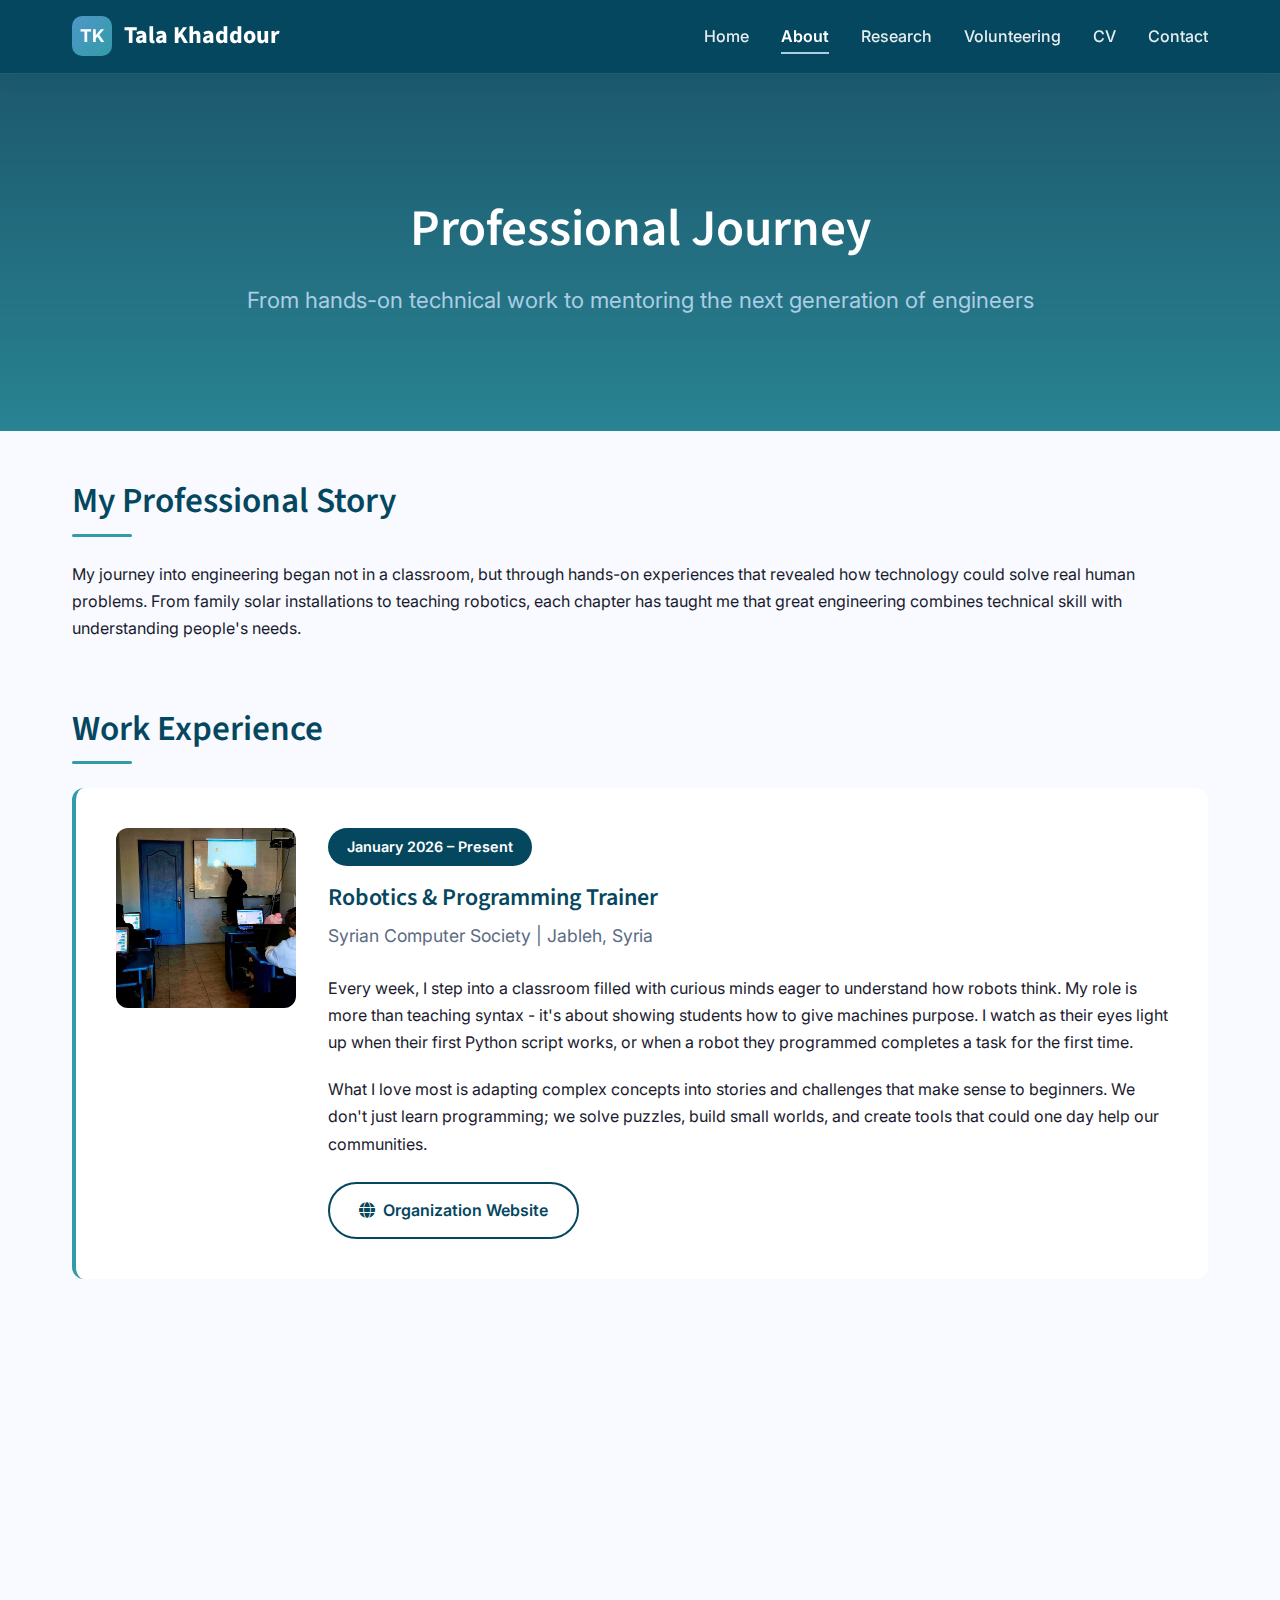
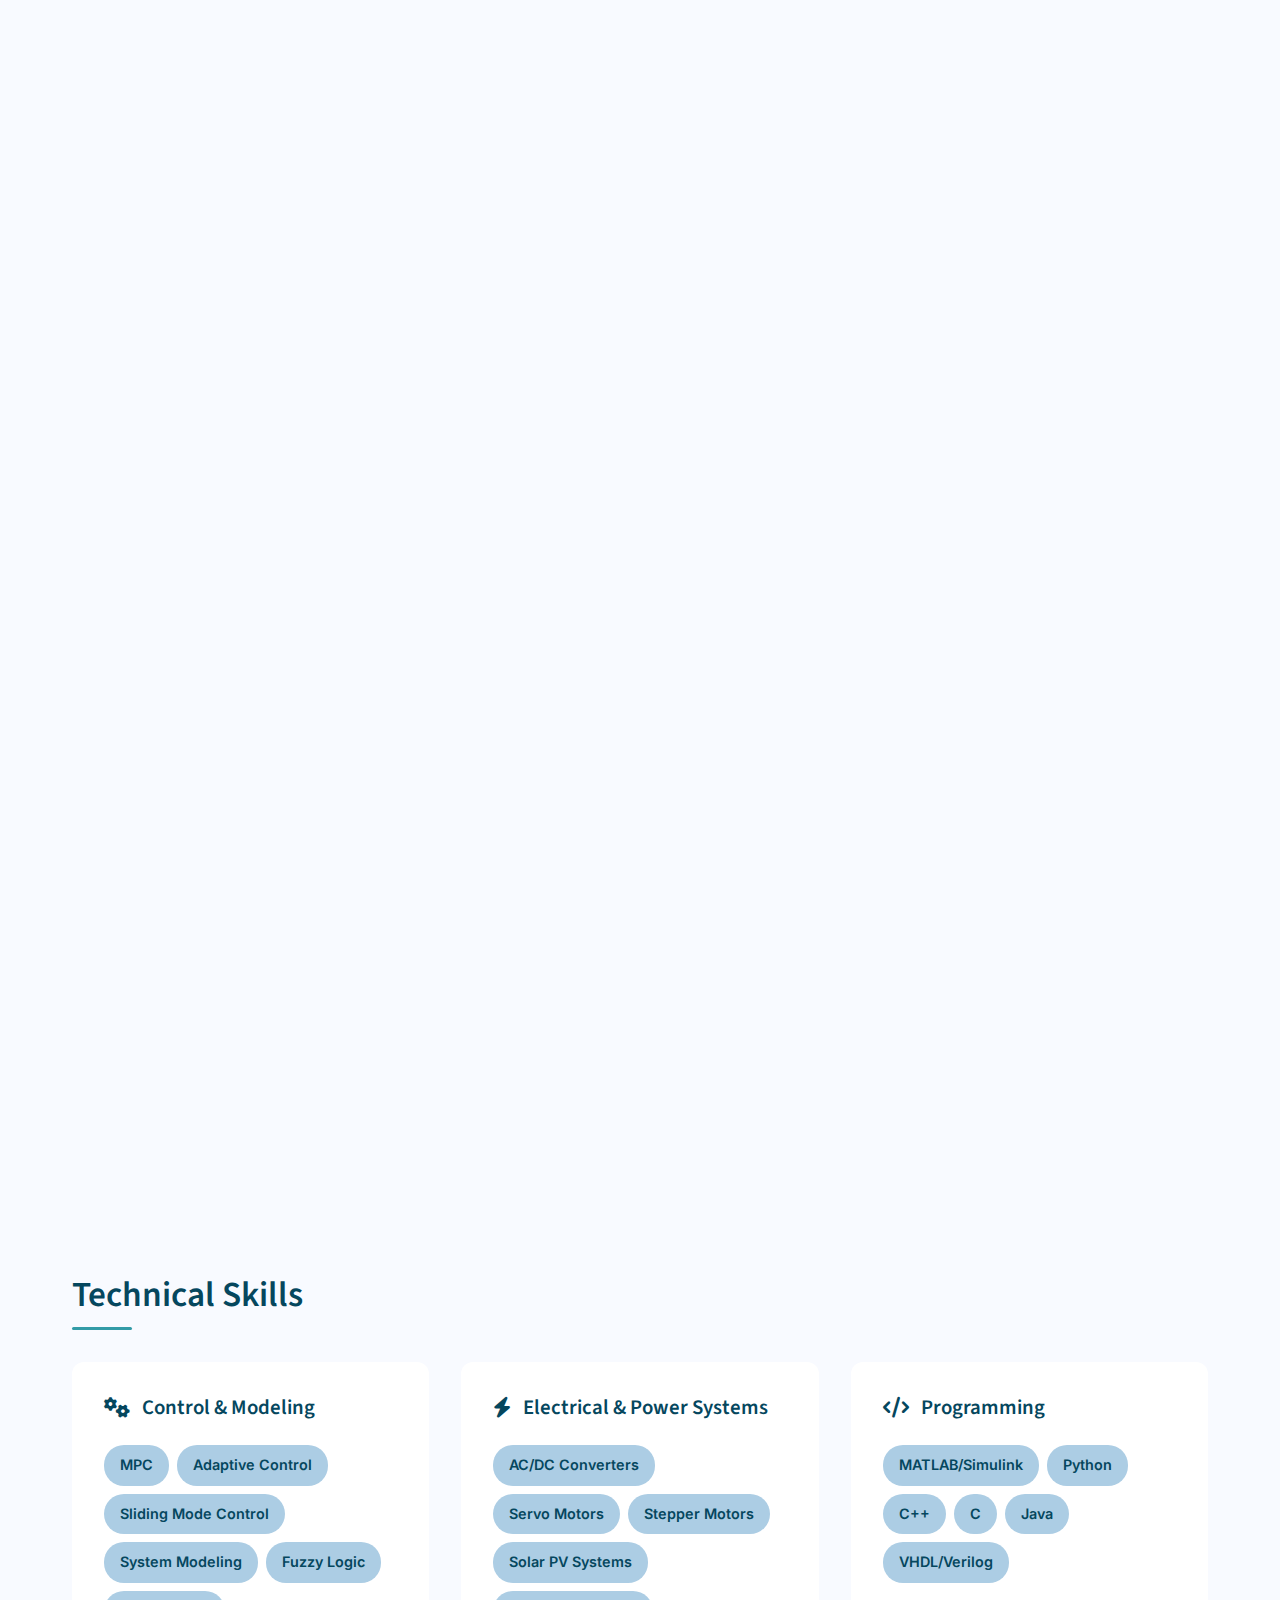
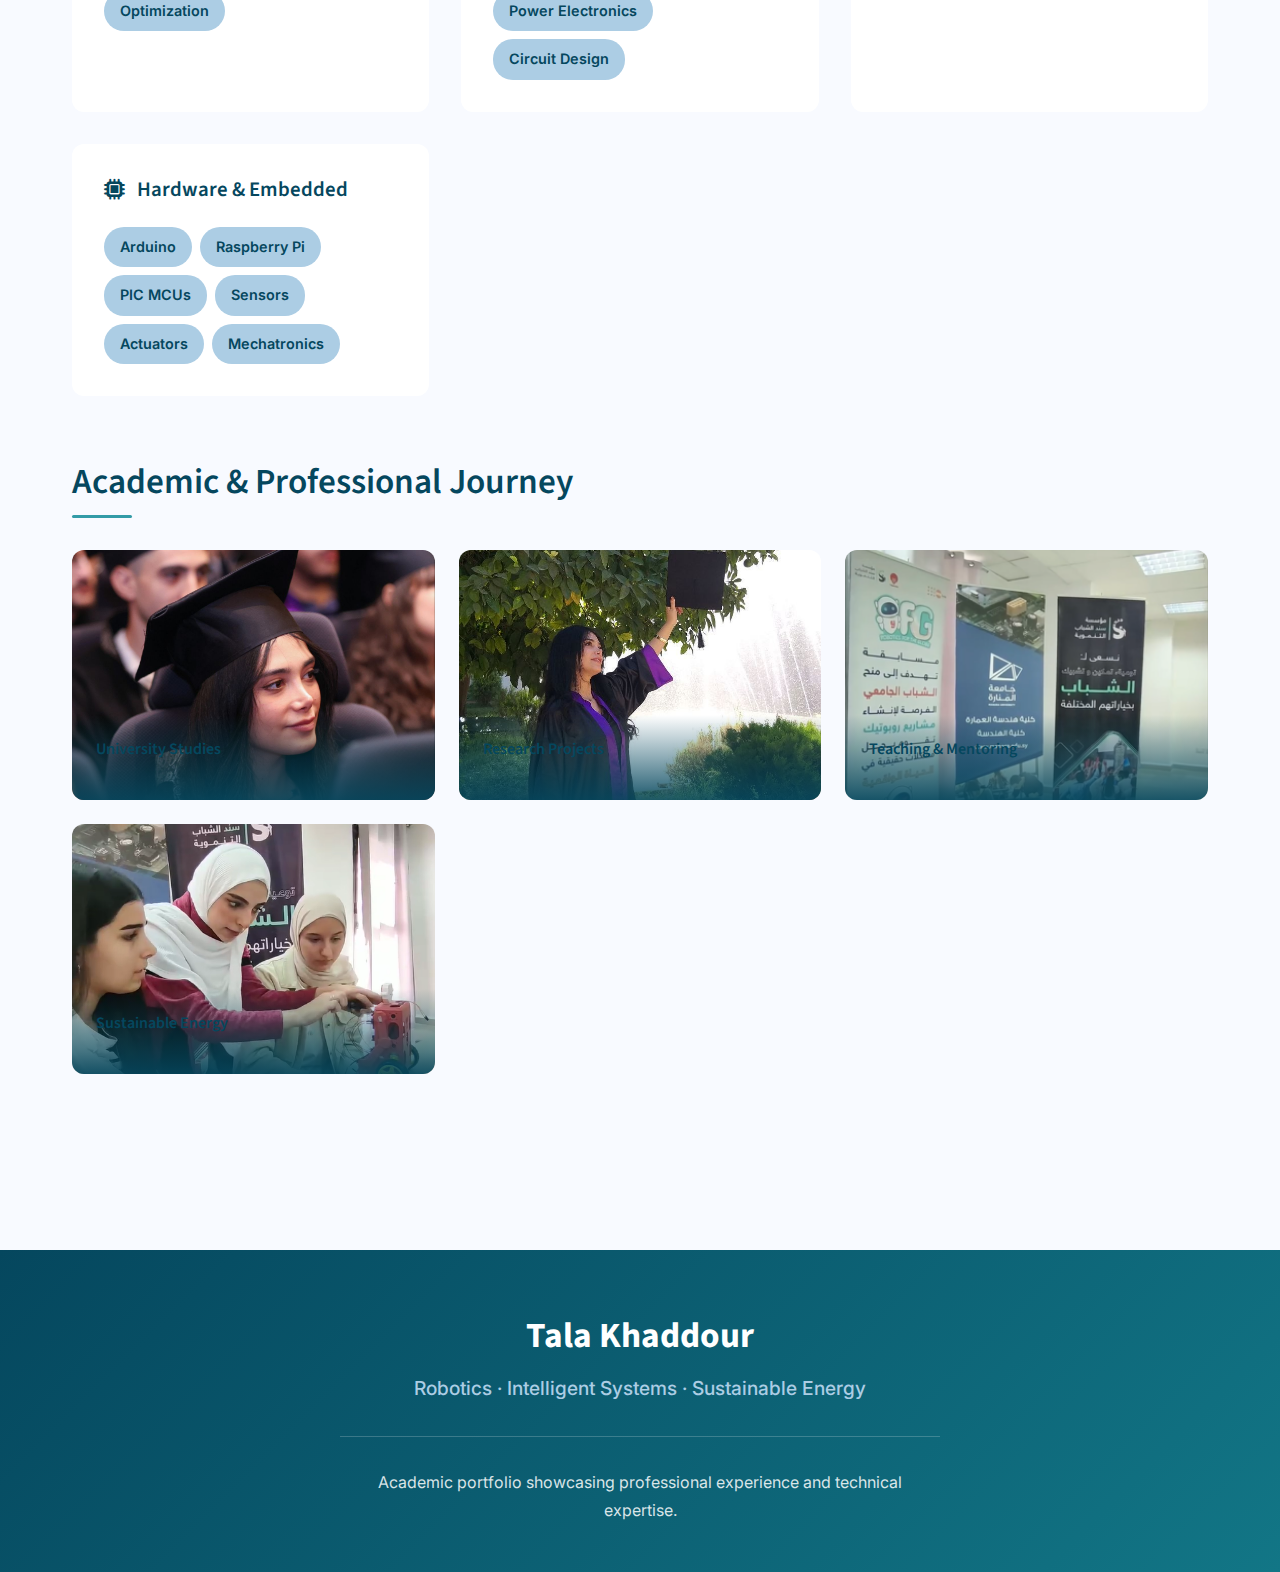
<file: about.html>
<!DOCTYPE html>
<html lang="en">
<head>
    <meta charset="UTF-8">
    <meta name="viewport" content="width=device-width, initial-scale=1.0">
    <title>Tala Khaddour | About & Work Experience</title>
    <meta name="description" content="Work experience and professional background of Tala Khaddour.">
    
    <!-- Font Awesome & Google Fonts -->
    <link rel="stylesheet" href="https://cdnjs.cloudflare.com/ajax/libs/font-awesome/6.4.0/css/all.min.css">
    <link href="https://fonts.googleapis.com/css2?family=Inter:wght@300;400;500;600&family=Source+Sans+Pro:wght@400;600;700&display=swap" rel="stylesheet">
    
    <!-- Unified CSS -->
    <link rel="stylesheet" href="css/style.css">
    
    <style>
        /* Page-specific styles for about.html */
        .hero-section {
            background: linear-gradient(rgba(5, 71, 94, 0.9), rgba(18, 118, 134, 0.9)),
                        url('https://qcs.ae/wp-content/uploads/2023/04/1020X450.jpg');
            background-size: cover;
            background-position: center;
            color: white;
            padding: 8rem 0 5rem;
            margin-top: 0;
        }
        
        .hero-content {
            max-width: 800px;
            margin: 0 auto;
            text-align: center;
        }
        
        .hero-title {
            font-size: 3.2rem;
            color: var(--color-white);
            margin-bottom: 1.5rem;
            line-height: 1.1;
        }
        
        .hero-subtitle {
            font-size: 1.4rem;
            color: var(--color-light);
            margin-bottom: 2rem;
            font-weight: 400;
        }
        
        /* Work Experience */
        .work-item {
            background: var(--color-paper);
            border-radius: var(--border-radius);
            padding: 2.5rem;
            margin-bottom: 2.5rem;
            transition: var(--transition);
            border-left: 4px solid var(--color-accent);
            display: flex;
            align-items: flex-start;
            gap: 2rem;
        }
        
        .work-item:hover {
            transform: translateY(-8px);
            box-shadow: var(--shadow-lg);
        }
        
        .work-img {
            width: 180px;
            height: 180px;
            border-radius: var(--border-radius);
            object-fit: cover;
            flex-shrink: 0;
        }
        
        .work-content {
            flex: 1;
        }
        
        .work-period {
            display: inline-block;
            background: var(--color-primary);
            color: var(--color-white);
            padding: 0.4rem 1.2rem;
            border-radius: 20px;
            font-size: 0.9rem;
            font-weight: 600;
            margin-bottom: 1rem;
        }
        
        .work-title {
            font-size: 1.5rem;
            color: var(--color-primary);
            margin-bottom: 0.5rem;
        }
        
        .work-company {
            color: var(--color-text-light);
            font-size: 1.1rem;
            margin-bottom: 1.5rem;
        }
        
        .work-links {
            display: flex;
            gap: 1rem;
            margin-top: 1.5rem;
            flex-wrap: wrap;
        }
        
        /* Skills Grid */
        .skills-grid {
            display: grid;
            grid-template-columns: repeat(auto-fit, minmax(300px, 1fr));
            gap: 2rem;
            margin-top: 2rem;
        }
        
        .skill-category {
            background: var(--color-paper);
            border-radius: var(--border-radius);
            padding: 2rem;
            transition: var(--transition);
        }
        
        .skill-category:hover {
            transform: translateY(-5px);
            box-shadow: var(--shadow-md);
        }
        
        .skill-category-title {
            font-size: 1.3rem;
            color: var(--color-primary);
            margin-bottom: 1.5rem;
            display: flex;
            align-items: center;
            gap: 0.75rem;
        }
        
        .skill-tags {
            display: flex;
            flex-wrap: wrap;
            gap: 0.5rem;
        }
        
        .skill-tag {
            background: var(--color-light);
            color: var(--color-primary);
            padding: 0.5rem 1rem;
            border-radius: 20px;
            font-size: 0.9rem;
            font-weight: 600;
            transition: var(--transition);
        }
        
        .skill-tag:hover {
            background: var(--color-accent);
            color: var(--color-white);
            transform: translateY(-2px);
        }
        
        /* Journey Cards */
        .journey-grid {
            display: grid;
            grid-template-columns: repeat(auto-fit, minmax(280px, 1fr));
            gap: 1.5rem;
            margin-top: 2rem;
        }
        
        .journey-card {
            background: var(--color-paper);
            border-radius: var(--border-radius);
            overflow: hidden;
            transition: var(--transition);
            height: 250px;
            position: relative;
        }
        
        .journey-card:hover {
            transform: translateY(-8px);
            box-shadow: var(--shadow-lg);
        }
        
        .journey-img {
            width: 100%;
            height: 100%;
            object-fit: cover;
        }
        
        .journey-overlay {
            position: absolute;
            bottom: 0;
            left: 0;
            right: 0;
            background: linear-gradient(to top, rgba(5, 71, 94, 0.9), transparent);
            padding: 1.5rem;
            color: white;
        }
        
        /* Responsive adjustments */
        @media (max-width: 992px) {
            .work-item {
                flex-direction: column;
                text-align: center;
            }
            
            .work-img {
                width: 220px;
                height: 220px;
                margin: 0 auto;
            }
            
            .skills-grid {
                grid-template-columns: repeat(2, 1fr);
            }
        }
        
        @media (max-width: 768px) {
            .hero-title {
                font-size: 2.4rem;
            }
            
            .hero-subtitle {
                font-size: 1.2rem;
            }
            
            .work-item {
                padding: 1.5rem;
            }
            
            .skills-grid {
                grid-template-columns: 1fr;
            }
            
            .journey-grid {
                grid-template-columns: 1fr;
            }
        }
        
        @media (max-width: 480px) {
            .hero-title {
                font-size: 2rem;
            }
            
            .hero-subtitle {
                font-size: 1.1rem;
            }
            
            .work-links {
                flex-direction: column;
            }
        }
    </style>
</head>
<body>
    <!-- Header -->
    <header class="site-header">
        <div class="container">
            <nav class="nav-inner">
                <a href="index.html" class="nav-logo">
                    <span class="nav-logo-mark">TK</span>
                    <span class="nav-logo-text">Tala Khaddour</span>
                </a>
                <ul class="nav-links">
                    <li><a href="index.html" class="nav-link">Home</a></li>
                    <li><a href="about.html" class="nav-link nav-link-active">About</a></li>
                    <li><a href="research.html" class="nav-link">Research</a></li>
                    <li><a href="volunteering.html" class="nav-link">Volunteering</a></li>
                    <li><a href="cv.html" class="nav-link">CV</a></li>
                    <li><a href="contact.html" class="nav-link">Contact</a></li>
                </ul>
            </nav>
        </div>
    </header>

    <!-- Hero Section -->
    <section class="hero-section">
        <div class="container">
            <div class="hero-content">
                <h1 class="hero-title">Professional Journey</h1>
                <p class="hero-subtitle">From hands-on technical work to mentoring the next generation of engineers</p>
            </div>
        </div>
    </section>

    <!-- Main Content -->
    <main class="main-content">
        <div class="container">
            <!-- Introduction -->
            <section class="section">
                <h2 class="section-title">My Professional Story</h2>
                <div class="intro-paragraph">
                    <p>My journey into engineering began not in a classroom, but through hands-on experiences that revealed how technology could solve real human problems. From family solar installations to teaching robotics, each chapter has taught me that great engineering combines technical skill with understanding people's needs.</p>
                </div>
            </section>

            <!-- Work Experience -->
            <section class="section">
                <h2 class="section-title">Work Experience</h2>
                
                <div class="work-item">
                    <img src="imgs/1.jpg" alt="Teaching Robotics" class="work-img">
                    <div class="work-content">
                        <div class="work-period">January 2026 – Present</div>
                        <h3 class="work-title">Robotics & Programming Trainer</h3>
                        <div class="work-company">
                            Syrian Computer Society | Jableh, Syria
                        </div>
                        <div class="work-description">
                            <p>Every week, I step into a classroom filled with curious minds eager to understand how robots think. My role is more than teaching syntax - it's about showing students how to give machines purpose. I watch as their eyes light up when their first Python script works, or when a robot they programmed completes a task for the first time.</p>
                            <p>What I love most is adapting complex concepts into stories and challenges that make sense to beginners. We don't just learn programming; we solve puzzles, build small worlds, and create tools that could one day help our communities.</p>
                        </div>
                        <div class="work-links">
                            <a href="https://scs.org.sy/" target="_blank" class="btn btn-outline">
                                <i class="fas fa-globe"></i> Organization Website
                            </a>
                        </div>
                    </div>
                </div>

                <div class="work-item">
                    <img src="imgs/2.jpg" alt="IT Support" class="work-img">
                    <div class="work-content">
                        <div class="work-period">August 2025 – January 2026</div>
                        <h3 class="work-title">Systems Technician</h3>
                        <div class="work-company">
                            Al-Fajre Computer Center | Jableh, Syria
                        </div>
                        <div class="work-description">
                            <p>This role taught me that technology is deeply human. Every computer that wouldn't start, every printer that refused to print, came with a person who needed their problem solved. I learned to listen first - to understand not just what was broken, but how it affected their work or their day.</p>
                            <p>There's a particular satisfaction in teaching someone how to maintain their own system, watching them gain confidence with each lesson. The repair work taught me patience; the teaching work taught me how to break down complex ideas into simple steps anyone could follow.</p>
                        </div>
                        <div class="work-links">
                            <a href="https://www.facebook.com/alfagre/" target="_blank" class="btn btn-outline">
                                <i class="fab fa-facebook"></i> Facebook Page
                            </a>
                            <a href="mailto:alfagre12@gmail.com" class="btn btn-outline">
                                <i class="fas fa-envelope"></i> Email Contact
                            </a>
                        </div>
                    </div>
                </div>

                <div class="work-item">
                    <img src="imgs/3.png" alt="Youth Mentoring" class="work-img">
                    <div class="work-content">
                        <div class="work-period">February 2023 – August 2023</div>
                        <h3 class="work-title">Robotics Project Coach</h3>
                        <div class="work-company">
                            Sanad Youth Development Foundation | Lattakia, Syria
                        </div>
                        <div class="work-description">
                            <p>Mentoring three talented students for a national competition was like conducting a small orchestra. Each had different strengths - one excelled at mechanical design, another at programming logic, the third at creative problem-solving. My job wasn't to direct them, but to help them harmonize their skills.</p>
                            <p>We chose to build a robot that could sort recyclable materials - a project that taught them engineering while connecting to bigger questions about sustainability. The real victory wasn't just in the competition results, but in watching them learn to think like engineers who consider both technical and social impacts.</p>
                        </div>
                        <div class="work-links">
                            <a href="https://sanadyouth.org/" target="_blank" class="btn btn-outline">
                                <i class="fas fa-globe"></i> Foundation Website
                            </a>
                        </div>
                    </div>
                </div>

                <div class="work-item">
                    <img src="imgs/4.png" alt="Solar Energy" class="work-img">
                    <div class="work-content">
                        <div class="work-period">2020 – 2021</div>
                        <h3 class="work-title">Solar PV Assistant</h3>
                        <div class="work-company">
                            Khaddour Solar Energy Services | Family Business, Jableh
                        </div>
                        <div class="work-description">
                            <p>Working with my family's solar business gave me my first tangible experience with sustainable technology. There's something profoundly satisfying about helping install a solar panel system and knowing it will provide clean energy for years to come.</p>
                            <p>I learned to read blueprints, handle delicate components, and explain technical details to homeowners in ways they could understand. Most importantly, I saw how engineering decisions affect real people - from the placement of panels for maximum efficiency to designing systems that fit family budgets.</p>
                        </div>
                    </div>
                </div>
            </section>

            <!-- Technical Skills -->
            <section class="section">
                <h2 class="section-title">Technical Skills</h2>
                
                <div class="skills-grid">
                    <div class="skill-category">
                        <h3 class="skill-category-title">
                            <i class="fas fa-cogs"></i> Control & Modeling
                        </h3>
                        <div class="skill-tags">
                            <span class="skill-tag">MPC</span>
                            <span class="skill-tag">Adaptive Control</span>
                            <span class="skill-tag">Sliding Mode Control</span>
                            <span class="skill-tag">System Modeling</span>
                            <span class="skill-tag">Fuzzy Logic</span>
                            <span class="skill-tag">Optimization</span>
                        </div>
                    </div>
                    
                    <div class="skill-category">
                        <h3 class="skill-category-title">
                            <i class="fas fa-bolt"></i> Electrical & Power Systems
                        </h3>
                        <div class="skill-tags">
                            <span class="skill-tag">AC/DC Converters</span>
                            <span class="skill-tag">Servo Motors</span>
                            <span class="skill-tag">Stepper Motors</span>
                            <span class="skill-tag">Solar PV Systems</span>
                            <span class="skill-tag">Power Electronics</span>
                            <span class="skill-tag">Circuit Design</span>
                        </div>
                    </div>
                    
                    <div class="skill-category">
                        <h3 class="skill-category-title">
                            <i class="fas fa-code"></i> Programming
                        </h3>
                        <div class="skill-tags">
                            <span class="skill-tag">MATLAB/Simulink</span>
                            <span class="skill-tag">Python</span>
                            <span class="skill-tag">C++</span>
                            <span class="skill-tag">C</span>
                            <span class="skill-tag">Java</span>
                            <span class="skill-tag">VHDL/Verilog</span>
                        </div>
                    </div>
                    
                    <div class="skill-category">
                        <h3 class="skill-category-title">
                            <i class="fas fa-microchip"></i> Hardware & Embedded
                        </h3>
                        <div class="skill-tags">
                            <span class="skill-tag">Arduino</span>
                            <span class="skill-tag">Raspberry Pi</span>
                            <span class="skill-tag">PIC MCUs</span>
                            <span class="skill-tag">Sensors</span>
                            <span class="skill-tag">Actuators</span>
                            <span class="skill-tag">Mechatronics</span>
                        </div>
                    </div>
                </div>
            </section>

            <!-- Journey Gallery -->
            <section class="section">
                <h2 class="section-title">Academic & Professional Journey</h2>
                <div class="journey-grid">
                    <div class="journey-card">
                        <img src="imgs/5.jpg" alt="University Studies" class="journey-img">
                        <div class="journey-overlay">
                            <h4>University Studies</h4>
                        </div>
                    </div>
                    <div class="journey-card">
                        <img src="imgs/6.jpg" alt="Research Work" class="journey-img">
                        <div class="journey-overlay">
                            <h4>Research Projects</h4>
                        </div>
                    </div>
                    <div class="journey-card">
                        <img src="imgs/7.png" alt="Teaching" class="journey-img">
                        <div class="journey-overlay">
                            <h4>Teaching & Mentoring</h4>
                        </div>
                    </div>
                    <div class="journey-card">
                        <img src="imgs/8.png" alt="Solar Energy" class="journey-img">
                        <div class="journey-overlay">
                            <h4>Sustainable Energy</h4>
                        </div>
                    </div>
                </div>
            </section>
        </div>
    </main>

    <!-- Footer -->
    <footer class="site-footer">
        <div class="container">
            <div class="footer-inner">
                <h3 class="footer-name">Tala Khaddour</h3>
                <p class="footer-tagline">Robotics · Intelligent Systems · Sustainable Energy</p>
                <p class="footer-meta">
                    Academic portfolio showcasing professional experience and technical expertise.
                </p>
            </div>
        </div>
    </footer>

    <script src="js/main.js"></script>
</body>
</html>
</file>
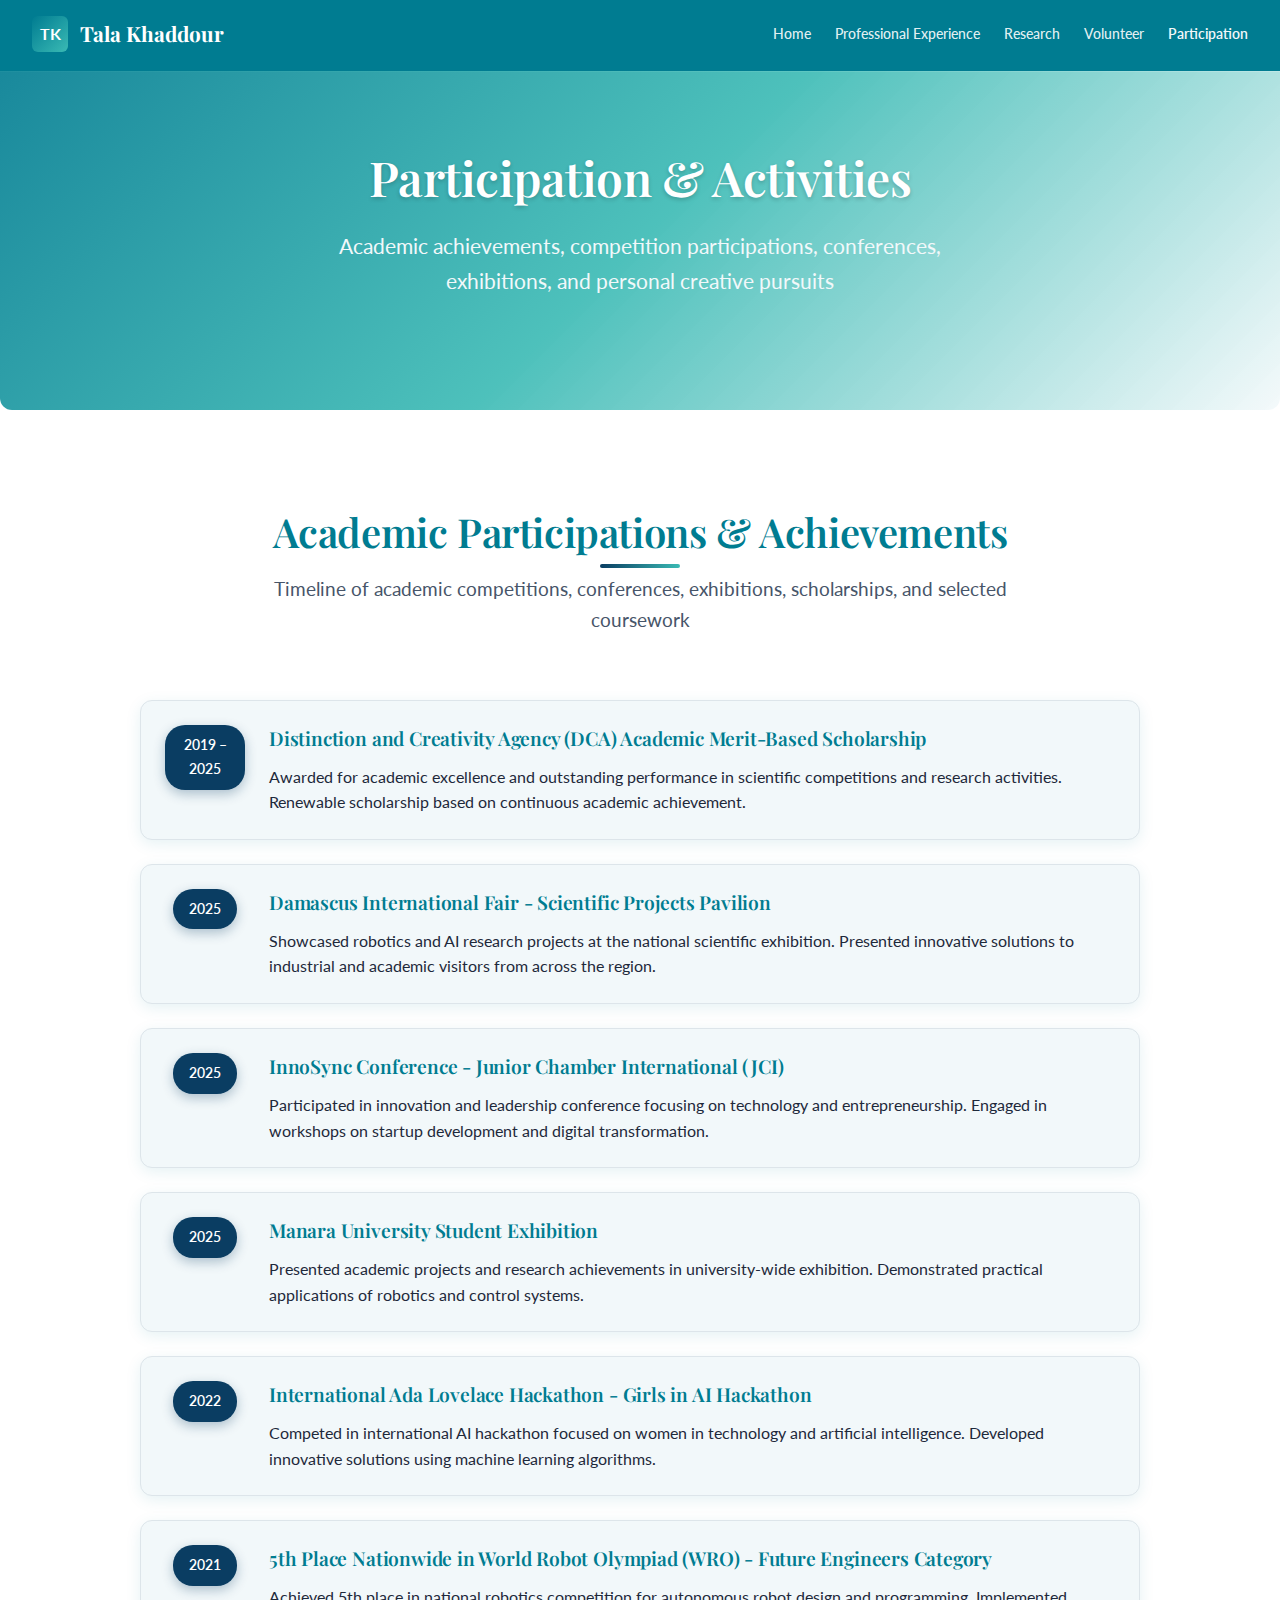
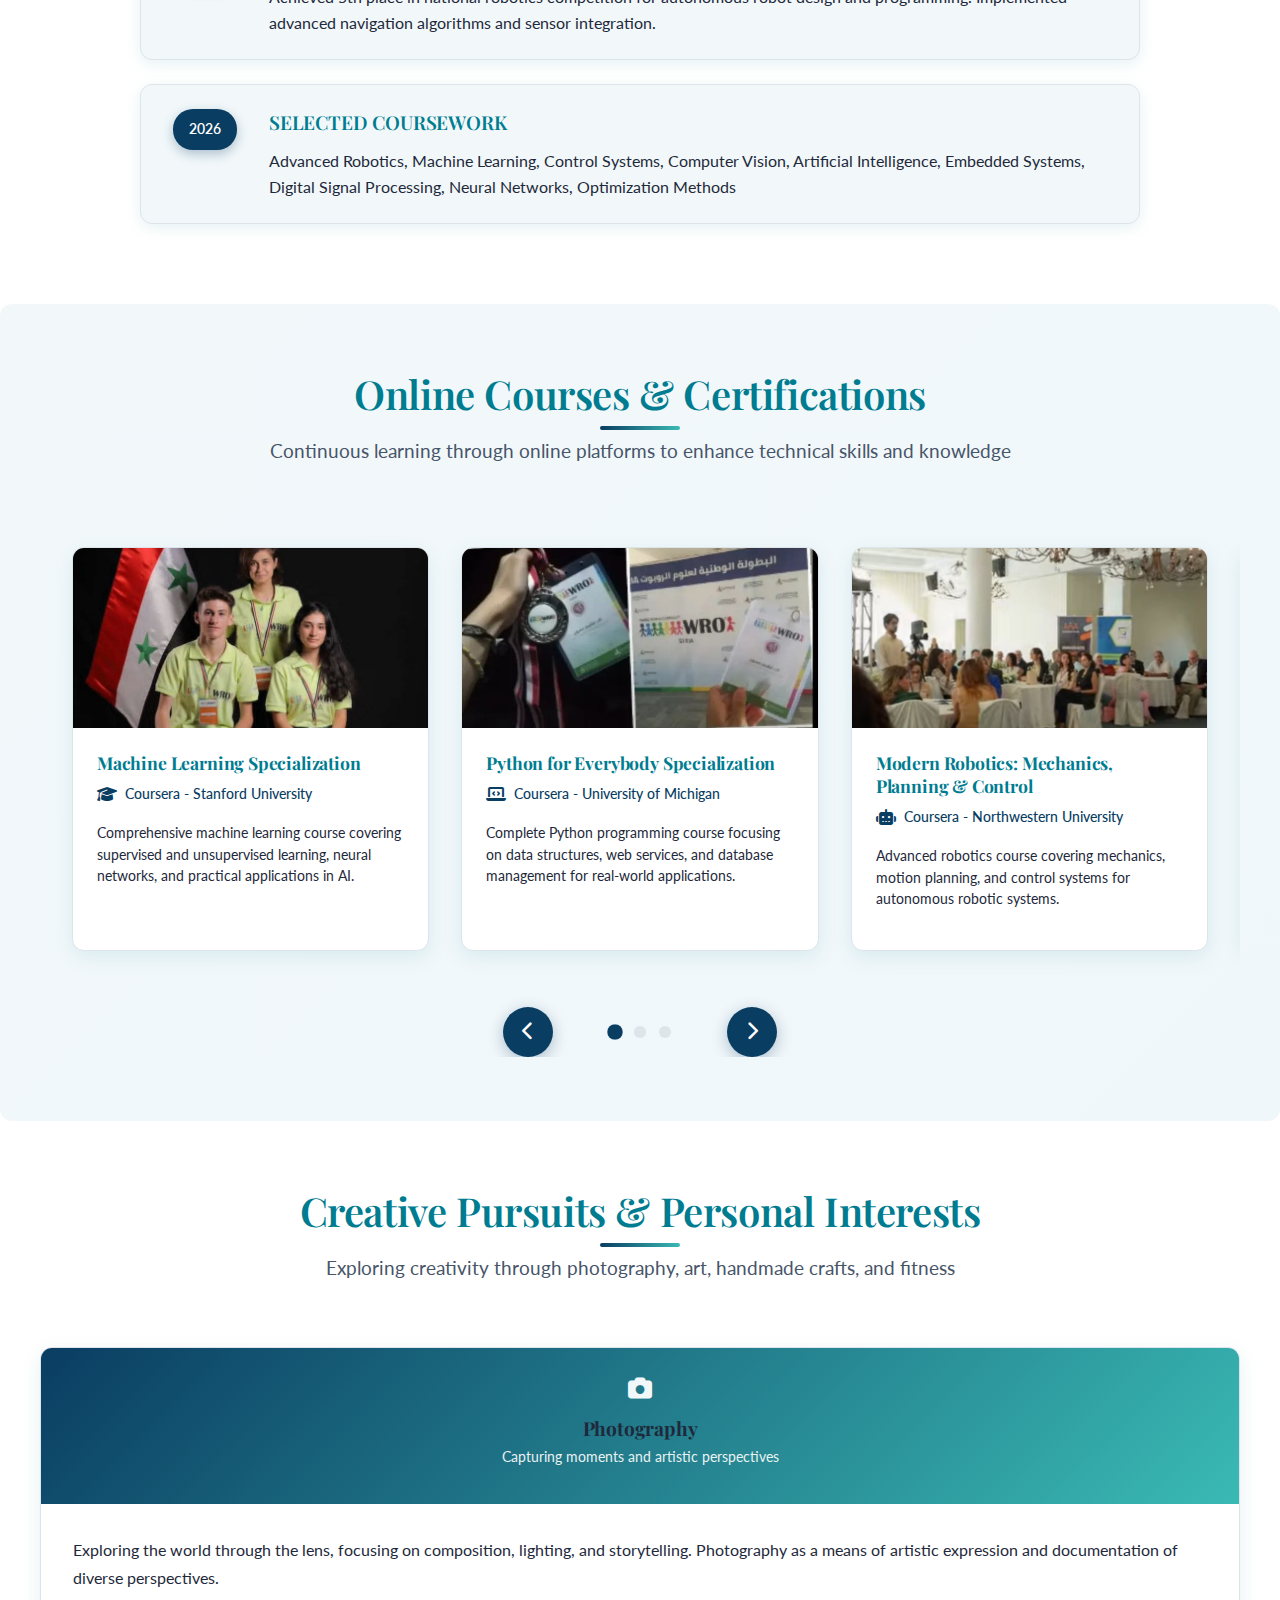
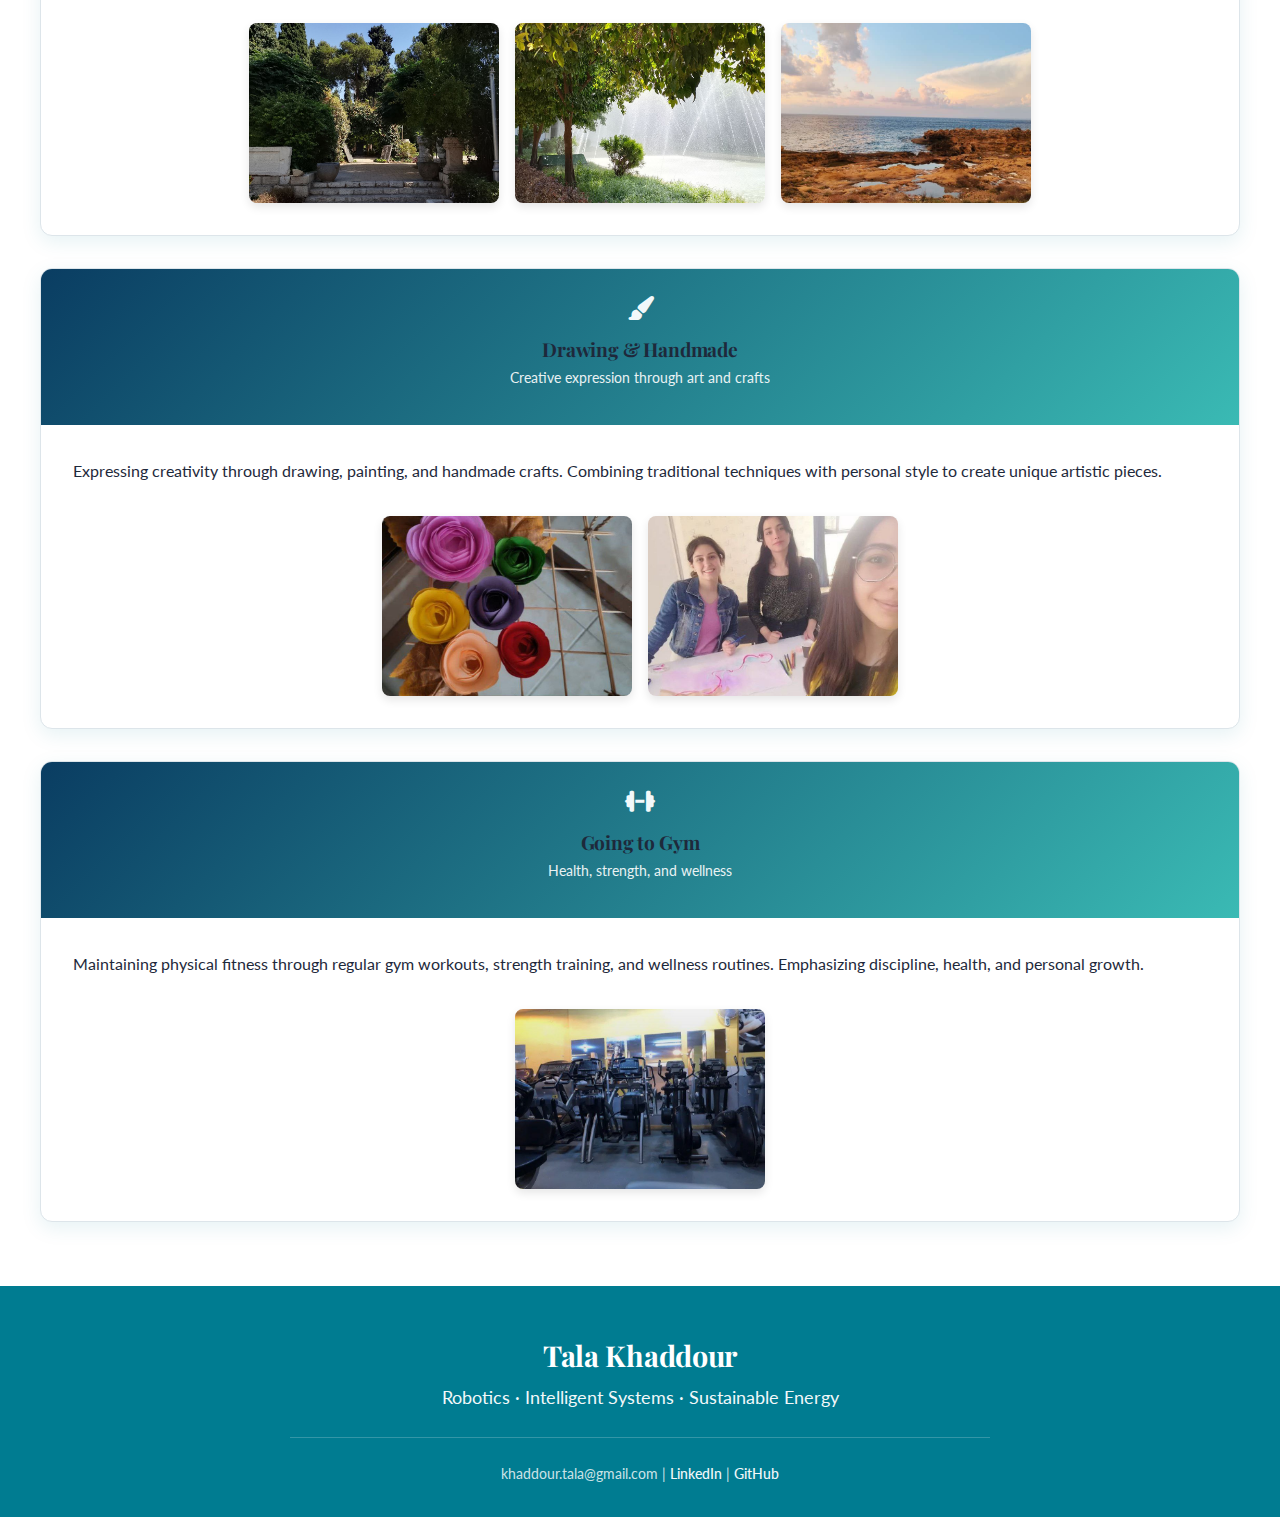
<file: Participation.html>
<!DOCTYPE html>
<html lang="en">
<head>
    <meta charset="UTF-8">
    <meta name="viewport" content="width=device-width, initial-scale=1.0">
    <title>Tala Khaddour | Participation & Activities</title>
    <meta name="description" content="Participation in academic competitions, conferences, exhibitions, and personal activities by Tala Khaddour.">
    
    <!-- Font Awesome & Google Fonts -->
    <link rel="stylesheet" href="https://cdnjs.cloudflare.com/ajax/libs/font-awesome/6.4.0/css/all.min.css">
    <link href="https://fonts.googleapis.com/css2?family=Lato:wght@300;400;700&family=Playfair+Display:wght@400;600&display=swap" rel="stylesheet">
    
    <style>
        /* ========= UNIFIED PROFESSIONAL COLOR SCHEME ========= */
        :root {
            /* Elegant Teal-Blue Palette */
            --color-primary: #007C91; /* Deep Teal Blue */
            --color-secondary: #0A3D62; /* Dark Navy */
            --color-accent: #3ABAB4; /* Light Teal */
            --color-light: #F2F8FA; /* Soft Light Blue */
            --color-blue: #007C91; /* Teal Blue for Highlights */
            
            /* Neutral Colors */
            --color-bg: #FFFFFF;
            --color-paper: #F2F8FA;
            --color-text: #1E293B;
            --color-text-light: #475569;
            --color-border: #DDE5EA;
            --color-white: #FFFFFF;
            --color-shadow: rgba(0, 124, 145, 0.1);
            
            /* Typography */
            --font-sans: 'Lato', -apple-system, BlinkMacSystemFont, 'Segoe UI', sans-serif;
            --font-serif: 'Playfair Display', Georgia, 'Times New Roman', serif;
            --max-width: 1400px;
            --border-radius: 12px;
            --transition: all 0.3s ease;
        }

        /* ========= GENERAL STYLES ========= */
        * {
            margin: 0;
            padding: 0;
            box-sizing: border-box;
        }

        html {
            scroll-behavior: smooth;
        }

        body {
            font-family: var(--font-sans);
            color: var(--color-text);
            background-color: var(--color-bg);
            line-height: 1.7;
            -webkit-font-smoothing: antialiased;
            display: flex;
            flex-direction: column;
            min-height: 100vh;
        }

        h1, h2, h3, h4, h5, h6 {
            font-family: var(--font-serif);
            color: var(--color-text);
            font-weight: 600;
            line-height: 1.3;
            letter-spacing: -0.01em;
        }

        p {
            margin-bottom: 1rem;
        }

        a {
            color: var(--color-secondary);
            text-decoration: none;
            font-weight: 500;
            transition: var(--transition);
        }

        a:hover {
            color: var(--color-accent);
        }

        .container {
            max-width: var(--max-width);
            margin: 0 auto;
            padding: 0 2rem;
        }

        .text-center {
            text-align: center;
        }

        /* ========= UNIFIED HEADER ========= */
        .site-header {
            background: var(--color-primary);
            position: sticky;
            top: 0;
            z-index: 1000;
            border-bottom: 3px solid var(--color-blue);
        }

        .nav-inner {
            display: flex;
            justify-content: space-between;
            align-items: center;
            padding: 1rem 0;
        }

        .nav-logo {
            display: flex;
            align-items: center;
            gap: 0.75rem;
            text-decoration: none;
        }

        .nav-logo-mark {
            width: 36px;
            height: 36px;
            background: linear-gradient(135deg, var(--color-blue), var(--color-accent));
            color: var(--color-white);
            border-radius: 6px;
            display: flex;
            align-items: center;
            justify-content: center;
            font-weight: 700;
            font-size: 1rem;
        }

        .nav-logo-text {
            font-family: var(--font-serif);
            font-size: 1.3rem;
            color: var(--color-white);
            font-weight: 700;
        }

        .nav-links {
            display: flex;
            list-style: none;
            gap: 1.5rem;
            font-size: 0.9rem;
        }

        .nav-link {
            color: rgba(255, 255, 255, 0.9);
            font-weight: 500;
            padding: 0.5rem 0;
            transition: var(--transition);
        }

        .nav-link:hover {
            color: var(--color-light);
        }

        .nav-link-active {
            color: var(--color-light);
            font-weight: 600;
        }

        /* ========= HERO SECTION ========= */
        .hero-section {
            position: relative;
            padding: 5rem 0;
            background: linear-gradient(135deg, rgba(0, 124, 145, 0.9) 0%, rgba(58, 186, 180, 0.9) 50%, rgba(242, 248, 250, 0.8) 100%),
                        url('https://images.unsplash.com/photo-1542744095-fcf48d80b0fd?ixlib=rb-4.0.3&auto=format&fit=crop&w=1200&q=80');
            background-size: cover;
            background-position: center;
            color: white;
            margin-bottom: 3rem;
            border-radius: 0 0 var(--border-radius) var(--border-radius);
        }

        .hero-content {
            position: relative;
            z-index: 2;
            max-width: 900px;
            margin: 0 auto;
            text-align: center;
        }

        .hero-title {
            font-size: 3rem;
            color: var(--color-white);
            margin-bottom: 1.5rem;
            line-height: 1.1;
            text-shadow: 0 2px 4px rgba(0,0,0,0.2);
        }

        .hero-subtitle {
            font-size: 1.3rem;
            color: var(--color-light);
            margin-bottom: 2rem;
            max-width: 700px;
            margin-left: auto;
            margin-right: auto;
        }

        /* ========= PARTICIPATIONS SECTION - SIMPLE LIST ========= */
        .participations-section {
            padding: 3rem 0;
        }

        .section-header {
            text-align: center;
            margin-bottom: 4rem;
        }

        .section-title {
            font-size: 2.5rem;
            color: var(--color-primary);
            margin-bottom: 1rem;
            position: relative;
            display: inline-block;
        }

        .section-title::after {
            content: '';
            position: absolute;
            bottom: -10px;
            left: 50%;
            transform: translateX(-50%);
            width: 80px;
            height: 4px;
            background: linear-gradient(to right, var(--color-secondary), var(--color-accent));
            border-radius: 2px;
        }

        .section-subtitle {
            color: var(--color-text-light);
            font-size: 1.2rem;
            max-width: 800px;
            margin: 0 auto;
            line-height: 1.6;
        }

        /* Simple Participation Cards */
        .participation-container {
            max-width: 1000px;
            margin: 0 auto;
            display: flex;
            flex-direction: column;
            gap: 1.5rem;
        }

        .participation-card {
            background: var(--color-paper);
            border-radius: var(--border-radius);
            border: 1px solid var(--color-border);
            padding: 1.5rem;
            transition: var(--transition);
            box-shadow: 0 4px 15px var(--color-shadow);
            display: flex;
            align-items: flex-start;
            gap: 1.5rem;
        }

        .participation-card:hover {
            transform: translateY(-5px);
            box-shadow: 0 8px 25px var(--color-shadow);
            border-color: var(--color-secondary);
        }

        .participation-year {
            flex: 0 0 80px;
            text-align: center;
        }

        .year-badge {
            background: var(--color-secondary);
            color: var(--color-white);
            padding: 0.5rem 1rem;
            border-radius: 20px;
            font-size: 0.9rem;
            font-weight: 600;
            display: inline-block;
            box-shadow: 0 4px 12px rgba(10, 61, 98, 0.3);
        }

        .participation-content {
            flex: 1;
        }

        .participation-title {
            font-size: 1.2rem;
            color: var(--color-primary);
            margin-bottom: 0.75rem;
            font-weight: 600;
            line-height: 1.4;
        }

        .participation-description {
            color: var(--color-text);
            font-size: 1rem;
            line-height: 1.6;
            margin-bottom: 0;
        }

        /* ========= ENHANCED COURSES SLIDER ========= */
        .courses-section {
            padding: 4rem 0;
            background: linear-gradient(135deg, var(--color-paper) 0%, #f0f7fa 100%);
            margin-top: 2rem;
            border-radius: var(--border-radius);
        }

        .courses-container {
            position: relative;
            max-width: 1200px;
            margin: 2rem auto 0;
            overflow: hidden;
            border-radius: var(--border-radius);
        }

        .courses-slider {
            display: flex;
            transition: transform 0.6s cubic-bezier(0.25, 0.46, 0.45, 0.94);
            gap: 2rem;
            padding: 1rem 2rem;
        }

        .course-slide {
            flex: 0 0 calc(33.333% - 1.33rem);
            min-height: 380px;
            position: relative;
            border-radius: var(--border-radius);
            overflow: hidden;
            border: 1px solid var(--color-border);
            transition: var(--transition);
            cursor: pointer;
            background: var(--color-white);
            box-shadow: 0 6px 20px var(--color-shadow);
            display: flex;
            flex-direction: column;
        }

        .course-slide:hover {
            transform: translateY(-10px) scale(1.02);
            box-shadow: 0 15px 35px rgba(0, 124, 145, 0.15);
        }

        .course-img {
            width: 100%;
            height: 180px;
            object-fit: cover;
            object-position: center;
            transition: transform 0.5s ease;
        }

        .course-slide:hover .course-img {
            transform: scale(1.1);
        }

        .course-content {
            padding: 1.5rem;
            flex: 1;
            display: flex;
            flex-direction: column;
        }

        .course-title {
            font-size: 1.1rem;
            font-weight: 700;
            margin-bottom: 0.5rem;
            color: var(--color-primary);
            line-height: 1.3;
        }

        .course-platform {
            font-size: 0.85rem;
            color: var(--color-secondary);
            font-weight: 500;
            display: flex;
            align-items: center;
            gap: 0.5rem;
            margin-bottom: 1rem;
        }

        .course-platform i {
            font-size: 1rem;
        }

        .course-description {
            color: var(--color-text);
            font-size: 0.9rem;
            line-height: 1.5;
            flex: 1;
        }

        .courses-controls {
            display: flex;
            justify-content: center;
            gap: 1.5rem;
            margin-top: 2.5rem;
            align-items: center;
        }

        .course-btn {
            width: 50px;
            height: 50px;
            border-radius: 50%;
            background: var(--color-secondary);
            color: var(--color-white);
            border: none;
            cursor: pointer;
            font-size: 1.2rem;
            transition: var(--transition);
            display: flex;
            align-items: center;
            justify-content: center;
            box-shadow: 0 4px 15px rgba(10, 61, 98, 0.3);
        }

        .course-btn:hover {
            background: var(--color-accent);
            transform: scale(1.1);
            box-shadow: 0 6px 20px rgba(58, 186, 180, 0.4);
        }

        .course-dots {
            display: flex;
            gap: 0.8rem;
            margin: 0 2rem;
        }

        .course-dot {
            width: 12px;
            height: 12px;
            border-radius: 50%;
            background: var(--color-border);
            border: none;
            cursor: pointer;
            transition: var(--transition);
            position: relative;
            overflow: hidden;
        }

        .course-dot::after {
            content: '';
            position: absolute;
            top: 0;
            left: 0;
            width: 0%;
            height: 100%;
            background: var(--color-secondary);
            transition: width 0.3s ease;
        }

        .course-dot.active {
            transform: scale(1.3);
        }

        .course-dot.active::after {
            width: 100%;
        }

        /* ========= ENHANCED HOBBIES SECTION ========= */
        .hobbies-section {
            padding: 4rem 0;
            background: var(--color-bg);
        }

        .hobbies-container {
            max-width: 1200px;
            margin: 0 auto;
            display: flex;
            flex-direction: column;
            gap: 2rem;
            margin-top: 3rem;
        }

        .hobby-card {
            background: var(--color-white);
            border-radius: var(--border-radius);
            border: 1px solid var(--color-border);
            overflow: hidden;
            box-shadow: 0 6px 20px var(--color-shadow);
            transition: var(--transition);
        }

        .hobby-card:hover {
            transform: translateY(-5px);
            box-shadow: 0 12px 30px rgba(0, 124, 145, 0.2);
        }

        .hobby-header {
            padding: 1.2rem;
            background: linear-gradient(135deg, var(--color-secondary), var(--color-accent));
            color: var(--color-white);
            text-align: center;
        }

        .hobby-icon {
            font-size: 1.5rem;
            margin-bottom: 0.5rem;
            color: var(--color-light);
        }

        .hobby-title {
            font-size: 1.2rem;
            margin-bottom: 0.3rem;
            font-weight: 700;
        }

        .hobby-subtitle {
            font-size: 0.85rem;
            opacity: 0.9;
            font-weight: 400;
        }

        .hobby-content {
            padding: 2rem;
        }

        .hobby-description {
            color: var(--color-text);
            font-size: 1rem;
            line-height: 1.7;
            margin-bottom: 2rem;
        }

        .hobby-gallery {
            display: flex;
            gap: 1rem;
            justify-content: center;
            flex-wrap: wrap;
        }

        .hobby-img {
            width: 250px;
            height: 180px;
            object-fit: cover;
            border-radius: 8px;
            transition: var(--transition);
            box-shadow: 0 4px 10px rgba(0,0,0,0.1);
        }

        .hobby-img:hover {
            transform: scale(1.05);
            box-shadow: 0 6px 15px rgba(0,0,0,0.2);
        }

        /* ========= UNIFIED FOOTER ========= */
        .site-footer {
            background: var(--color-primary);
            color: var(--color-white);
            padding: 3rem 0 2rem;
            margin-top: auto;
            border-top: 3px solid var(--color-blue);
        }

        .footer-inner {
            text-align: center;
            max-width: var(--max-width);
            margin: 0 auto;
            padding: 0 2rem;
        }

        .footer-name {
            font-family: var(--font-serif);
            font-size: 1.8rem;
            color: var(--color-white);
            margin-bottom: 0.5rem;
            font-weight: 700;
        }

        .footer-tagline {
            color: var(--color-light);
            margin-bottom: 1.5rem;
            font-size: 1.1rem;
        }

        .footer-meta {
            font-size: 0.9rem;
            color: rgba(255, 255, 255, 0.8);
            max-width: 700px;
            margin: 0 auto;
            line-height: 1.6;
            border-top: 1px solid rgba(255, 255, 255, 0.2);
            padding-top: 1.5rem;
        }

        /* ========= RESPONSIVE ========= */
        @media (max-width: 1024px) {
            .container {
                padding: 0 1.5rem;
            }
            
            .course-slide {
                flex: 0 0 calc(50% - 1rem);
                height: auto;
            }
            
            .hobby-img {
                width: 200px;
                height: 150px;
            }
        }

        @media (max-width: 768px) {
            .nav-inner {
                flex-direction: column;
                gap: 1rem;
                padding: 1rem 0;
            }
            
            .nav-links {
                flex-wrap: wrap;
                justify-content: center;
                gap: 1rem;
            }
            
            .hero-title {
                font-size: 2.2rem;
            }
            
            .hero-subtitle {
                font-size: 1.1rem;
            }
            
            .section-title {
                font-size: 2rem;
            }
            
            .section-subtitle {
                font-size: 1rem;
            }
            
            .course-slide {
                flex: 0 0 calc(100% - 1rem);
                height: auto;
            }
            
            .participation-card {
                flex-direction: column;
                gap: 1rem;
            }
            
            .participation-year {
                flex: 0 0 auto;
                text-align: left;
            }
            
            .hobby-gallery {
                flex-direction: column;
                align-items: center;
            }
            
            .hobby-img {
                width: 100%;
                max-width: 300px;
                height: 200px;
            }
        }

        @media (max-width: 480px) {
            .container {
                padding: 0 1rem;
            }
            
            .hero-section {
                padding: 3rem 0;
            }
            
            .hero-title {
                font-size: 1.8rem;
            }
            
            .hero-subtitle {
                font-size: 1rem;
            }
            
            .section-title {
                font-size: 1.6rem;
            }
            
            .participation-card {
                padding: 1.25rem;
            }
            
            .participation-title {
                font-size: 1.1rem;
            }
            
            .hobby-header {
                padding: 1rem;
            }
            
            .hobby-title {
                font-size: 1.1rem;
            }
            
            .hobby-content {
                padding: 1.5rem;
            }
            
            .hobby-img {
                height: 150px;
            }
            
            .course-btn {
                width: 40px;
                height: 40px;
            }
        }
    </style>
</head>
<body>
    <!-- Unified Header -->
    <header class="site-header">
        <div class="container">
            <nav class="nav-inner">
                <a href="index.html" class="nav-logo">
                    <span class="nav-logo-mark">TK</span>
                    <span class="nav-logo-text">Tala Khaddour</span>
                </a>
                <ul class="nav-links">
                    <li><a href="index.html" class="nav-link">Home</a></li>
                    <li><a href="professional experience.html" class="nav-link">Professional Experience</a></li>
                    <li><a href="research.html" class="nav-link">Research</a></li>
                    <li><a href="volunteer.html" class="nav-link">Volunteer</a></li>
                    <li><a href="Participation.html" class="nav-link nav-link-active">Participation</a></li>
                </ul>
            </nav>
        </div>
    </header>

    <!-- Hero Section -->
    <section class="hero-section">
        <div class="container">
            <div class="hero-content">
                <h1 class="hero-title">Participation & Activities</h1>
                <p class="hero-subtitle">
                    Academic achievements, competition participations, conferences, exhibitions, and personal creative pursuits
                </p>
            </div>
        </div>
    </section>

    <!-- Participations Section - Simple List -->
    <section class="participations-section">
        <div class="container">
            <div class="section-header">
                <h2 class="section-title">Academic Participations & Achievements</h2>
                <p class="section-subtitle">
                    Timeline of academic competitions, conferences, exhibitions, scholarships, and selected coursework
                </p>
            </div>

            <div class="participation-container">
                <!-- Scholarship -->
                <div class="participation-card">
                    <div class="participation-year">
                        <span class="year-badge">2019 – 2025</span>
                    </div>
                    <div class="participation-content">
                        <h3 class="participation-title">Distinction and Creativity Agency (DCA) Academic Merit-Based Scholarship</h3>
                        <p class="participation-description">
                            Awarded for academic excellence and outstanding performance in scientific competitions and research activities. Renewable scholarship based on continuous academic achievement.
                        </p>
                    </div>
                </div>

                <!-- 2025 - Damascus International Fair -->
                <div class="participation-card">
                    <div class="participation-year">
                        <span class="year-badge">2025</span>
                    </div>
                    <div class="participation-content">
                        <h3 class="participation-title">Damascus International Fair - Scientific Projects Pavilion</h3>
                        <p class="participation-description">
                            Showcased robotics and AI research projects at the national scientific exhibition. Presented innovative solutions to industrial and academic visitors from across the region.
                        </p>
                    </div>
                </div>

                <!-- 2025 - InnoSync Conference -->
                <div class="participation-card">
                    <div class="participation-year">
                        <span class="year-badge">2025</span>
                    </div>
                    <div class="participation-content">
                        <h3 class="participation-title">InnoSync Conference - Junior Chamber International (JCI)</h3>
                        <p class="participation-description">
                            Participated in innovation and leadership conference focusing on technology and entrepreneurship. Engaged in workshops on startup development and digital transformation.
                        </p>
                    </div>
                </div>

                <!-- 2025 - Manara University Exhibition -->
                <div class="participation-card">
                    <div class="participation-year">
                        <span class="year-badge">2025</span>
                    </div>
                    <div class="participation-content">
                        <h3 class="participation-title">Manara University Student Exhibition</h3>
                        <p class="participation-description">
                            Presented academic projects and research achievements in university-wide exhibition. Demonstrated practical applications of robotics and control systems.
                        </p>
                    </div>
                </div>

                <!-- 2022 - Ada Lovelace Hackathon -->
                <div class="participation-card">
                    <div class="participation-year">
                        <span class="year-badge">2022</span>
                    </div>
                    <div class="participation-content">
                        <h3 class="participation-title">International Ada Lovelace Hackathon - Girls in AI Hackathon</h3>
                        <p class="participation-description">
                            Competed in international AI hackathon focused on women in technology and artificial intelligence. Developed innovative solutions using machine learning algorithms.
                        </p>
                    </div>
                </div>

                <!-- 2021 - WRO Competition -->
                <div class="participation-card">
                    <div class="participation-year">
                        <span class="year-badge">2021</span>
                    </div>
                    <div class="participation-content">
                        <h3 class="participation-title">5th Place Nationwide in World Robot Olympiad (WRO) - Future Engineers Category</h3>
                        <p class="participation-description">
                            Achieved 5th place in national robotics competition for autonomous robot design and programming. Implemented advanced navigation algorithms and sensor integration.
                        </p>
                    </div>
                </div>

                <!-- Selected Coursework -->
                <div class="participation-card">
                    <div class="participation-year">
                        <span class="year-badge">2026</span>
                    </div>
                    <div class="participation-content">
                        <h3 class="participation-title">SELECTED COURSEWORK</h3>
                        <p class="participation-description">
                            Advanced Robotics, Machine Learning, Control Systems, Computer Vision, Artificial Intelligence, Embedded Systems, Digital Signal Processing, Neural Networks, Optimization Methods
                        </p>
                    </div>
                </div>
            </div>
        </div>
    </section>

    <!-- Enhanced Courses Slider -->
    <section class="courses-section">
        <div class="container">
            <div class="section-header">
                <h2 class="section-title">Online Courses & Certifications</h2>
                <p class="section-subtitle">
                    Continuous learning through online platforms to enhance technical skills and knowledge
                </p>
            </div>

            <div class="courses-container">
                <div class="courses-slider" id="coursesSlider">
                    <!-- Course 1 - Image 60 -->
                    <div class="course-slide">
                        <img src="https://lia202lia.github.io/imgs/60.jpg" alt="Machine Learning" class="course-img">
                        <div class="course-content">
                            <h4 class="course-title">Machine Learning Specialization</h4>
                            <div class="course-platform">
                                <i class="fas fa-graduation-cap"></i>
                                Coursera - Stanford University
                            </div>
                            <p class="course-description">
                                Comprehensive machine learning course covering supervised and unsupervised learning, 
                                neural networks, and practical applications in AI.
                            </p>
                        </div>
                    </div>
                    
                    <!-- Course 2 - Image 61 -->
                    <div class="course-slide">
                        <img src="https://lia202lia.github.io/imgs/61.jpg" alt="Python Programming" class="course-img">
                        <div class="course-content">
                            <h4 class="course-title">Python for Everybody Specialization</h4>
                            <div class="course-platform">
                                <i class="fas fa-laptop-code"></i>
                                Coursera - University of Michigan
                            </div>
                            <p class="course-description">
                                Complete Python programming course focusing on data structures, web services, 
                                and database management for real-world applications.
                            </p>
                        </div>
                    </div>
                    
                    <!-- Course 3 - Image 62 -->
                    <div class="course-slide">
                        <img src="https://lia202lia.github.io/imgs/62.jpg" alt="Robotics" class="course-img">
                        <div class="course-content">
                            <h4 class="course-title">Modern Robotics: Mechanics, Planning & Control</h4>
                            <div class="course-platform">
                                <i class="fas fa-robot"></i>
                                Coursera - Northwestern University
                            </div>
                            <p class="course-description">
                                Advanced robotics course covering mechanics, motion planning, 
                                and control systems for autonomous robotic systems.
                            </p>
                        </div>
                    </div>
                    
                    <!-- Course 4 - Image 46 -->
                    <div class="course-slide">
                        <img src="https://lia202lia.github.io/imgs/46.png" alt="Deep Learning" class="course-img">
                        <div class="course-content">
                            <h4 class="course-title">Deep Learning Specialization</h4>
                            <div class="course-platform">
                                <i class="fas fa-brain"></i>
                                Coursera - deeplearning.ai
                            </div>
                            <p class="course-description">
                                In-depth deep learning course covering neural networks, convolutional networks, 
                                sequence models, and practical applications.
                            </p>
                        </div>
                    </div>
                    
                    <!-- Course 5 - Image 47 -->
                    <div class="course-slide">
                        <img src="https://lia202lia.github.io/imgs/47.png" alt="AI For Everyone" class="course-img">
                        <div class="course-content">
                            <h4 class="course-title">AI For Everyone</h4>
                            <div class="course-platform">
                                <i class="fas fa-ai"></i>
                                Coursera - deeplearning.ai
                            </div>
                            <p class="course-description">
                                Non-technical course explaining AI concepts, applications, and 
                                implications for business and society.
                            </p>
                        </div>
                    </div>
                    
                    <!-- Course 6 - Image 48 -->
                    <div class="course-slide">
                        <img src="https://lia202lia.github.io/imgs/48.jpg" alt="Control Systems" class="course-img">
                        <div class="course-content">
                            <h4 class="course-title">Control of Mobile Robots</h4>
                            <div class="course-platform">
                                <i class="fas fa-cogs"></i>
                                Coursera - Georgia Institute of Technology
                            </div>
                            <p class="course-description">
                                Course focusing on control theory and applications for mobile robots, 
                                including navigation and autonomous systems.
                            </p>
                        </div>
                    </div>
                    
                    <!-- Course 7 - Image 50 -->
                    <div class="course-slide">
                        <img src="https://lia202lia.github.io/imgs/50.jpg" alt="Advanced Robotics" class="course-img">
                        <div class="course-content">
                            <h4 class="course-title">Advanced Robotics Specialization</h4>
                            <div class="course-platform">
                                <i class="fas fa-robot"></i>
                                Coursera - University of Pennsylvania
                            </div>
                            <p class="course-description">
                                Advanced course covering robotics perception, estimation, and learning 
                                for autonomous systems.
                            </p>
                        </div>
                    </div>
                    
                    <!-- Course 8 - Image 51 -->
                    <div class="course-slide">
                        <img src="https://lia202lia.github.io/imgs/51.jpg" alt="Computer Vision" class="course-img">
                        <div class="course-content">
                            <h4 class="course-title">Computer Vision Basics</h4>
                            <div class="course-platform">
                                <i class="fas fa-eye"></i>
                                Coursera - University at Buffalo
                            </div>
                            <p class="course-description">
                                Introduction to computer vision covering image processing, feature detection, 
                                and object recognition techniques.
                            </p>
                        </div>
                    </div>
                    
                    <!-- Course 9 - Image 52 -->
                    <div class="course-slide">
                        <img src="https://lia202lia.github.io/imgs/52.jpg" alt="Neural Networks" class="course-img">
                        <div class="course-content">
                            <h4 class="course-title">Neural Networks and Deep Learning</h4>
                            <div class="course-platform">
                                <i class="fas fa-network-wired"></i>
                                Coursera - deeplearning.ai
                            </div>
                            <p class="course-description">
                                Course covering the fundamentals of neural networks, deep learning architectures, 
                                and optimization methods.
                            </p>
                        </div>
                    </div>
                </div>
                
                <div class="courses-controls">
                    <button class="course-btn" id="coursePrevBtn">
                        <i class="fas fa-chevron-left"></i>
                    </button>
                    
                    <div class="course-dots" id="courseDots">
                        <!-- Dots will be generated by JavaScript -->
                    </div>
                    
                    <button class="course-btn" id="courseNextBtn">
                        <i class="fas fa-chevron-right"></i>
                    </button>
                </div>
            </div>
        </div>
    </section>

    <!-- Enhanced Hobbies Section -->
    <section class="hobbies-section">
        <div class="container">
            <div class="section-header">
                <h2 class="section-title">Creative Pursuits & Personal Interests</h2>
                <p class="section-subtitle">
                    Exploring creativity through photography, art, handmade crafts, and fitness
                </p>
            </div>

            <div class="hobbies-container">
                <!-- Photography Card -->
                <div class="hobby-card">
                    <div class="hobby-header">
                        <div class="hobby-icon">
                            <i class="fas fa-camera"></i>
                        </div>
                        <h3 class="hobby-title">Photography</h3>
                        <p class="hobby-subtitle">Capturing moments and artistic perspectives</p>
                    </div>
                    <div class="hobby-content">
                        <p class="hobby-description">
                            Exploring the world through the lens, focusing on composition, lighting, and storytelling. 
                            Photography as a means of artistic expression and documentation of diverse perspectives.
                        </p>
                        <div class="hobby-gallery">
                            <img src="https://lia202lia.github.io/imgs/53.jpg" alt="Photography 1" class="hobby-img">
                            <img src="https://lia202lia.github.io/imgs/54.jpg" alt="Photography 2" class="hobby-img">
                            <img src="https://lia202lia.github.io/imgs/55.jpg" alt="Photography 3" class="hobby-img">
                        </div>
                    </div>
                </div>

                <!-- Drawing & Handmade Card -->
                <div class="hobby-card">
                    <div class="hobby-header">
                        <div class="hobby-icon">
                            <i class="fas fa-paint-brush"></i>
                        </div>
                        <h3 class="hobby-title">Drawing & Handmade</h3>
                        <p class="hobby-subtitle">Creative expression through art and crafts</p>
                    </div>
                    <div class="hobby-content">
                        <p class="hobby-description">
                            Expressing creativity through drawing, painting, and handmade crafts. 
                            Combining traditional techniques with personal style to create unique artistic pieces.
                        </p>
                        <div class="hobby-gallery">
                            <img src="https://lia202lia.github.io/imgs/56.jpg" alt="Drawing 1" class="hobby-img">
                            <img src="https://lia202lia.github.io/imgs/57.jpg" alt="Drawing 2" class="hobby-img">
                        </div>
                    </div>
                </div>

                <!-- Gym Card -->
                <div class="hobby-card">
                    <div class="hobby-header">
                        <div class="hobby-icon">
                            <i class="fas fa-dumbbell"></i>
                        </div>
                        <h3 class="hobby-title">Going to Gym</h3>
                        <p class="hobby-subtitle">Health, strength, and wellness</p>
                    </div>
                    <div class="hobby-content">
                        <p class="hobby-description">
                            Maintaining physical fitness through regular gym workouts, strength training, 
                            and wellness routines. Emphasizing discipline, health, and personal growth.
                        </p>
                        <div class="hobby-gallery">
                            <img src="https://lia202lia.github.io/imgs/58.jpg" alt="Gym & Fitness" class="hobby-img">
                        </div>
                    </div>
                </div>
            </div>
        </div>
    </section>

    <!-- Unified Footer -->
    <footer class="site-footer">
        <div class="footer-inner">
            <h3 class="footer-name">Tala Khaddour</h3>
            <p class="footer-tagline">Robotics · Intelligent Systems · Sustainable Energy</p>
            <p class="footer-meta">
                khaddour.tala@gmail.com | 
                <a href="https://www.linkedin.com/in/tala-khaddour/" style="color: var(--color-light);">LinkedIn</a> | 
                <a href="https://github.com/KHADDOUR-TALA" style="color: var(--color-light);">GitHub</a>
            </p>
        </div>
    </footer>

    <script>
        // Set active nav link
        document.querySelectorAll('.nav-link').forEach(link => {
            if (link.href === window.location.href) {
                link.classList.add('nav-link-active');
            }
        });

        // Courses Slider Functionality
        const coursesSlider = document.getElementById('coursesSlider');
        const coursesSlides = document.querySelectorAll('.course-slide');
        const coursePrevBtn = document.getElementById('coursePrevBtn');
        const courseNextBtn = document.getElementById('courseNextBtn');
        const courseDotsContainer = document.getElementById('courseDots');
        
        let currentCourseSlide = 0;
        const coursesPerView = 3;
        const totalCourseSlides = coursesSlides.length;
        const totalCoursePages = Math.ceil(totalCourseSlides / coursesPerView);
        
        // Create dots for courses slider
        for (let i = 0; i < totalCoursePages; i++) {
            const dot = document.createElement('button');
            dot.classList.add('course-dot');
            if (i === 0) dot.classList.add('active');
            dot.addEventListener('click', () => goToCoursePage(i));
            courseDotsContainer.appendChild(dot);
        }
        
        const courseDots = document.querySelectorAll('.course-dot');
        
        function updateCoursesSlider() {
            const slideWidth = 100 / coursesPerView;
            const translateX = -currentCourseSlide * (slideWidth * coursesPerView);
            coursesSlider.style.transform = `translateX(${translateX}%)`;
            
            // Update dots
            courseDots.forEach((dot, index) => {
                if (index === currentCourseSlide) {
                    dot.classList.add('active');
                } else {
                    dot.classList.remove('active');
                }
            });
        }
        
        function goToCoursePage(pageIndex) {
            currentCourseSlide = pageIndex;
            updateCoursesSlider();
        }
        
        function nextCoursePage() {
            currentCourseSlide = (currentCourseSlide + 1) % totalCoursePages;
            updateCoursesSlider();
        }
        
        function prevCoursePage() {
            currentCourseSlide = (currentCourseSlide - 1 + totalCoursePages) % totalCoursePages;
            updateCoursesSlider();
        }
        
        // Event listeners for courses slider
        courseNextBtn.addEventListener('click', nextCoursePage);
        coursePrevBtn.addEventListener('click', prevCoursePage);
        
        // Auto slide every 5 seconds with pause on hover
        let courseSlideInterval = setInterval(nextCoursePage, 5000);
        
        coursesSlider.addEventListener('mouseenter', () => {
            clearInterval(courseSlideInterval);
        });
        
        coursesSlider.addEventListener('mouseleave', () => {
            courseSlideInterval = setInterval(nextCoursePage, 5000);
        });

        // Add hover effect to participation cards
        document.querySelectorAll('.participation-card').forEach(card => {
            card.addEventListener('mouseenter', function() {
                this.style.transform = 'translateY(-8px)';
                this.style.boxShadow = '0 12px 30px rgba(0, 124, 145, 0.2)';
            });
            
            card.addEventListener('mouseleave', function() {
                this.style.transform = 'translateY(-5px)';
                this.style.boxShadow = '0 8px 25px var(--color-shadow)';
            });
        });

        // Add hover effect to course slides
        document.querySelectorAll('.course-slide').forEach(slide => {
            slide.addEventListener('mouseenter', function() {
                this.style.transform = 'translateY(-12px) scale(1.02)';
                this.style.boxShadow = '0 20px 40px rgba(0, 124, 145, 0.25)';
            });
            
            slide.addEventListener('mouseleave', function() {
                this.style.transform = 'translateY(-10px) scale(1.02)';
                this.style.boxShadow = '0 15px 35px rgba(0, 124, 145, 0.15)';
            });
        });

        // Add hover effect to hobby cards
        document.querySelectorAll('.hobby-card').forEach(card => {
            card.addEventListener('mouseenter', function() {
                this.style.transform = 'translateY(-8px)';
                this.style.boxShadow = '0 18px 40px rgba(0, 124, 145, 0.22)';
            });
            
            card.addEventListener('mouseleave', function() {
                this.style.transform = 'translateY(-5px)';
                this.style.boxShadow = '0 12px 30px rgba(0, 124, 145, 0.2)';
            });
        });

        // Add image hover effects
        document.querySelectorAll('.hobby-img').forEach(img => {
            img.addEventListener('mouseenter', function() {
                this.style.transform = 'scale(1.08)';
                this.style.boxShadow = '0 8px 20px rgba(0,0,0,0.3)';
            });
            
            img.addEventListener('mouseleave', function() {
                this.style.transform = 'scale(1.05)';
                this.style.boxShadow = '0 6px 15px rgba(0,0,0,0.2)';
            });
        });

        // Handle responsive behavior for courses slider
        function handleCoursesResize() {
            if (window.innerWidth <= 1024) {
                // For tablet
                coursesSlides.forEach(slide => {
                    slide.style.flex = '0 0 calc(50% - 1rem)';
                });
            } else if (window.innerWidth <= 768) {
                // For mobile
                coursesSlides.forEach(slide => {
                    slide.style.flex = '0 0 calc(100% - 1rem)';
                });
            } else {
                // For desktop
                coursesSlides.forEach(slide => {
                    slide.style.flex = '0 0 calc(33.333% - 1.33rem)';
                });
            }
        }
        
        // Initial calls and event listeners
        updateCoursesSlider();
        handleCoursesResize();
        window.addEventListener('resize', handleCoursesResize);
    </script>
</body>
</html>
</file>
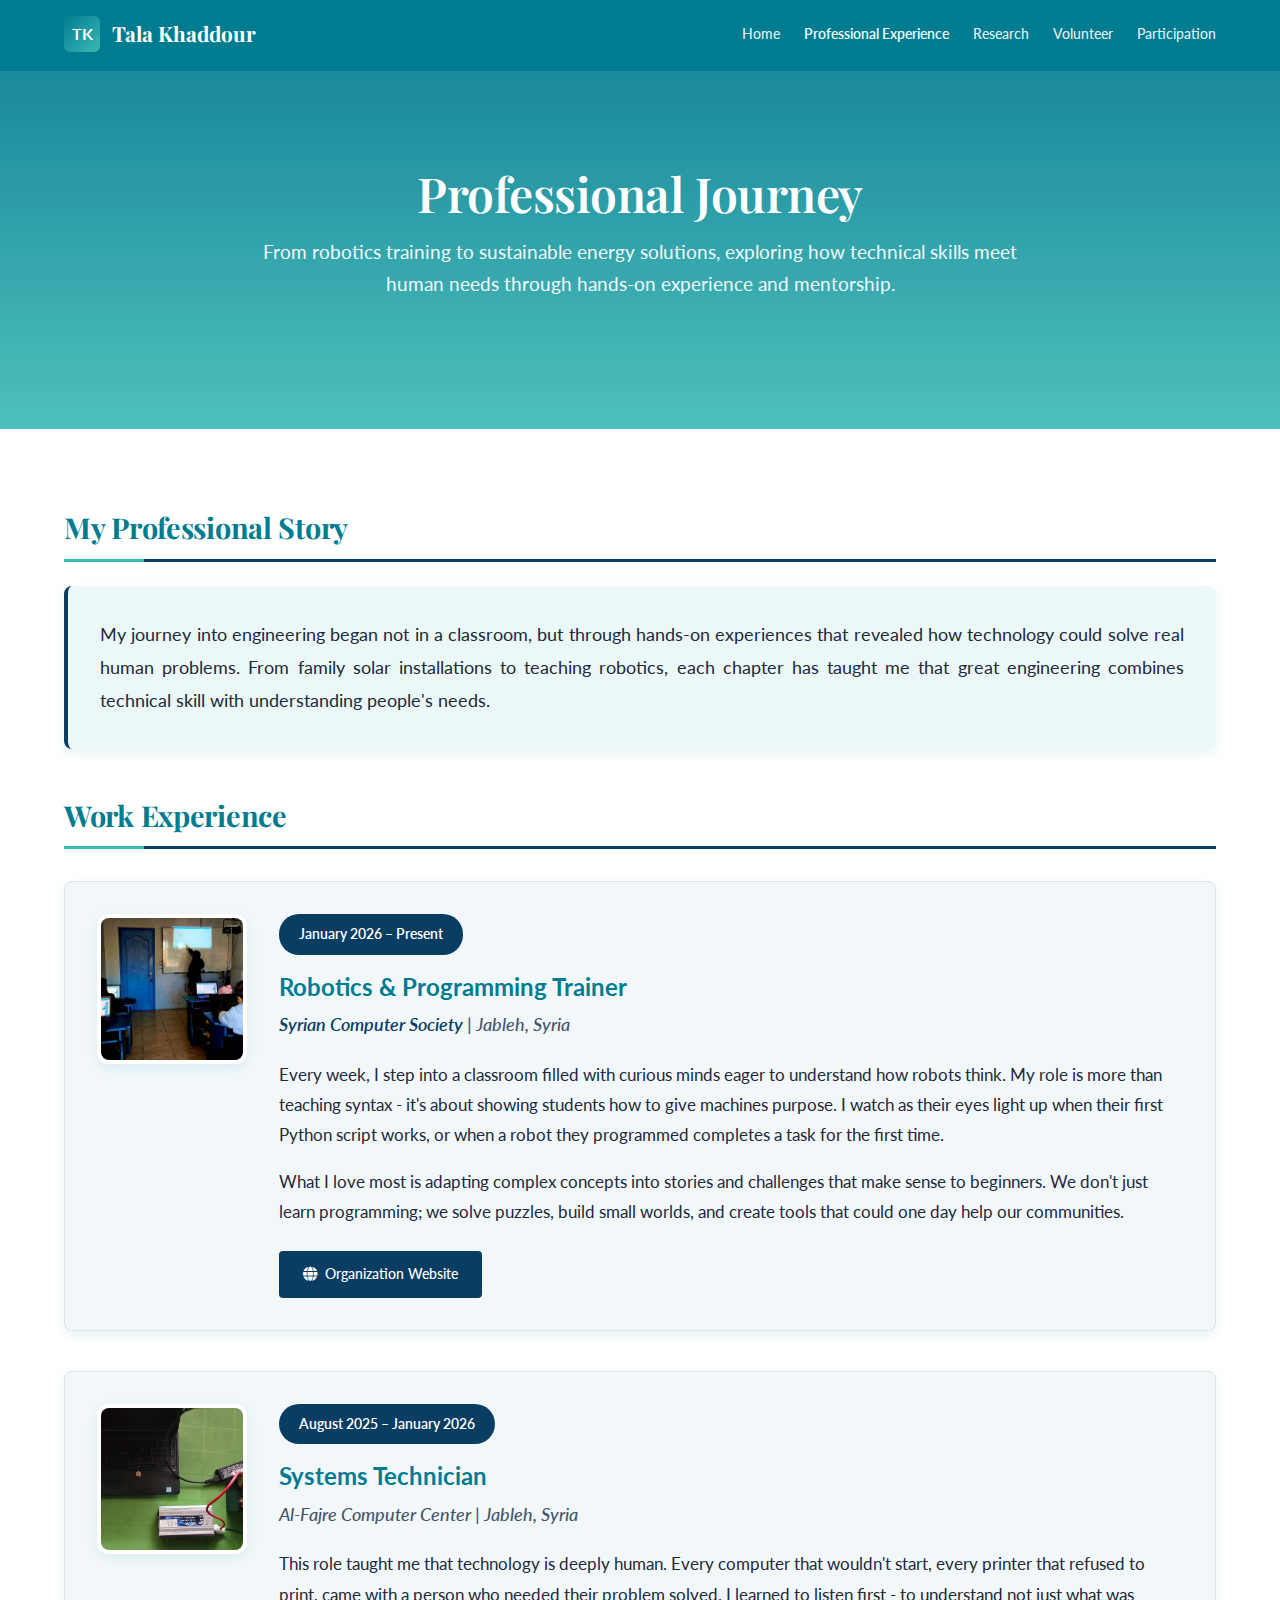
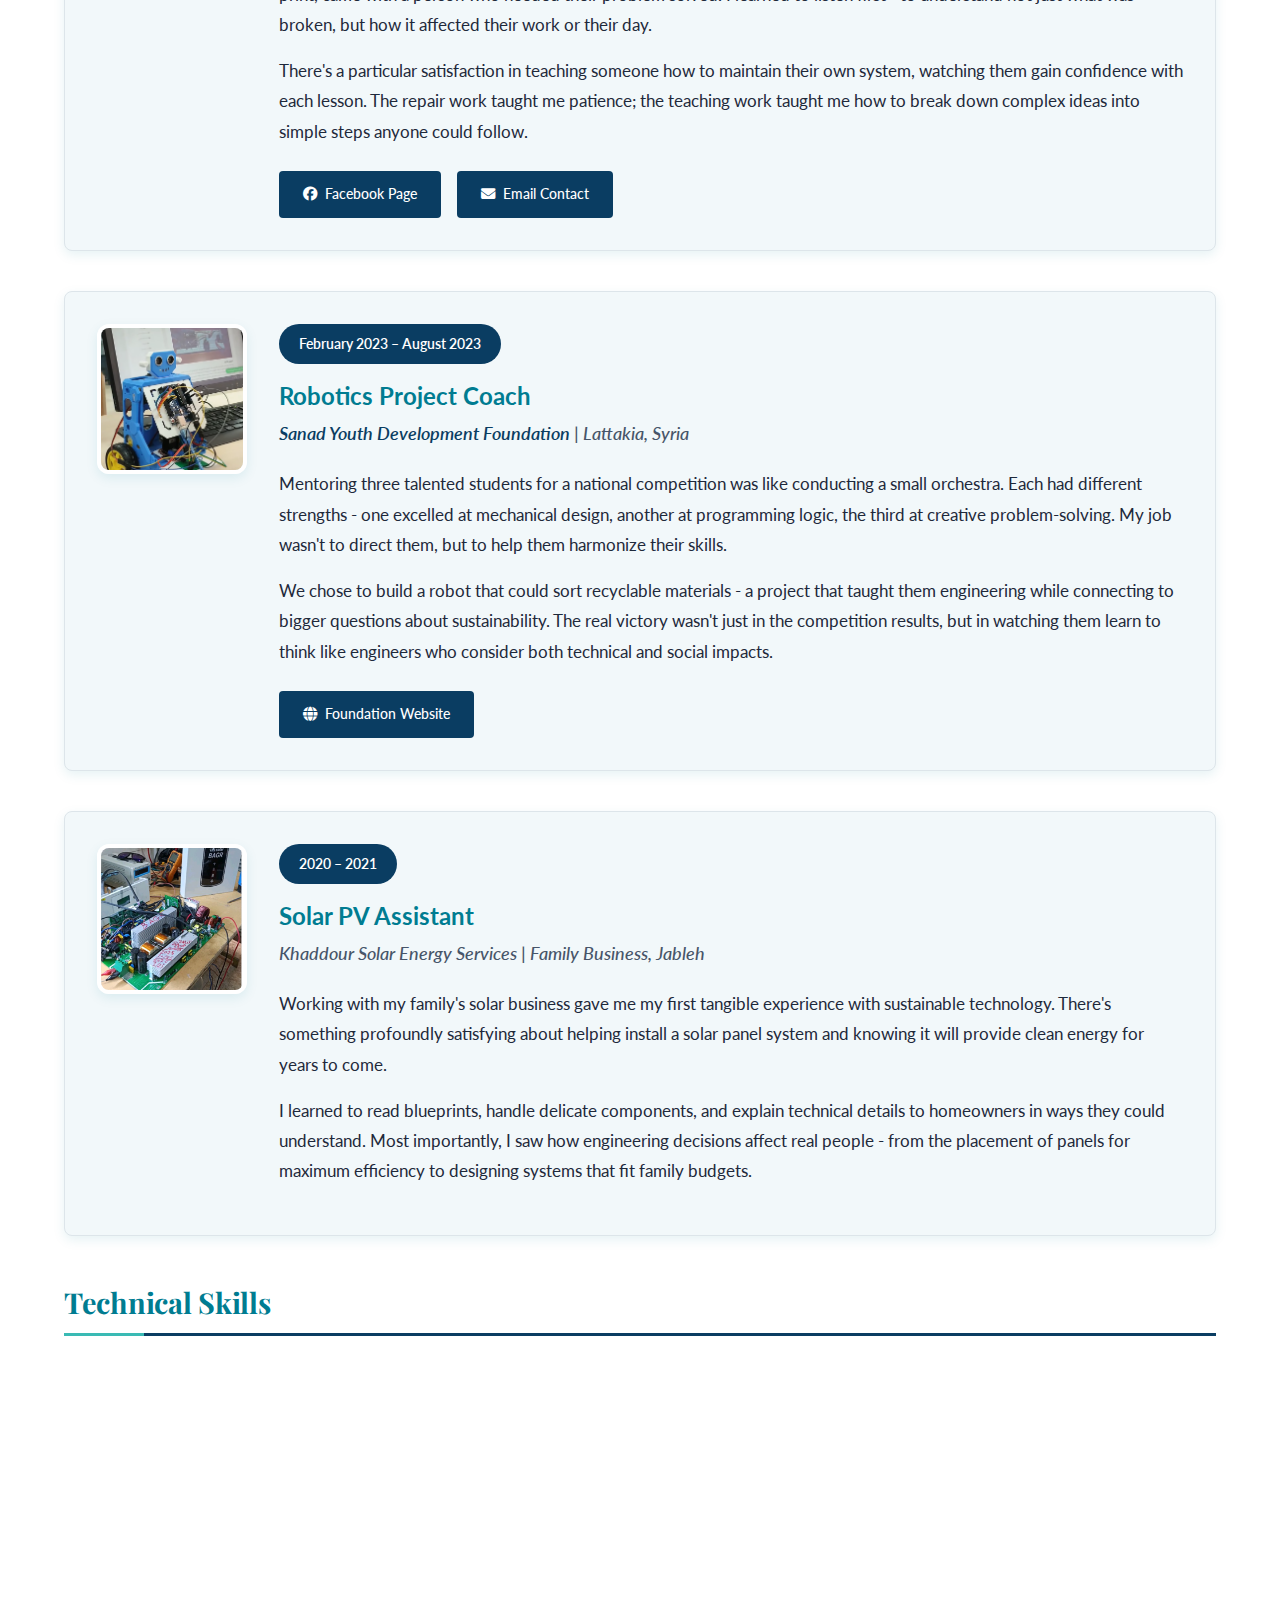
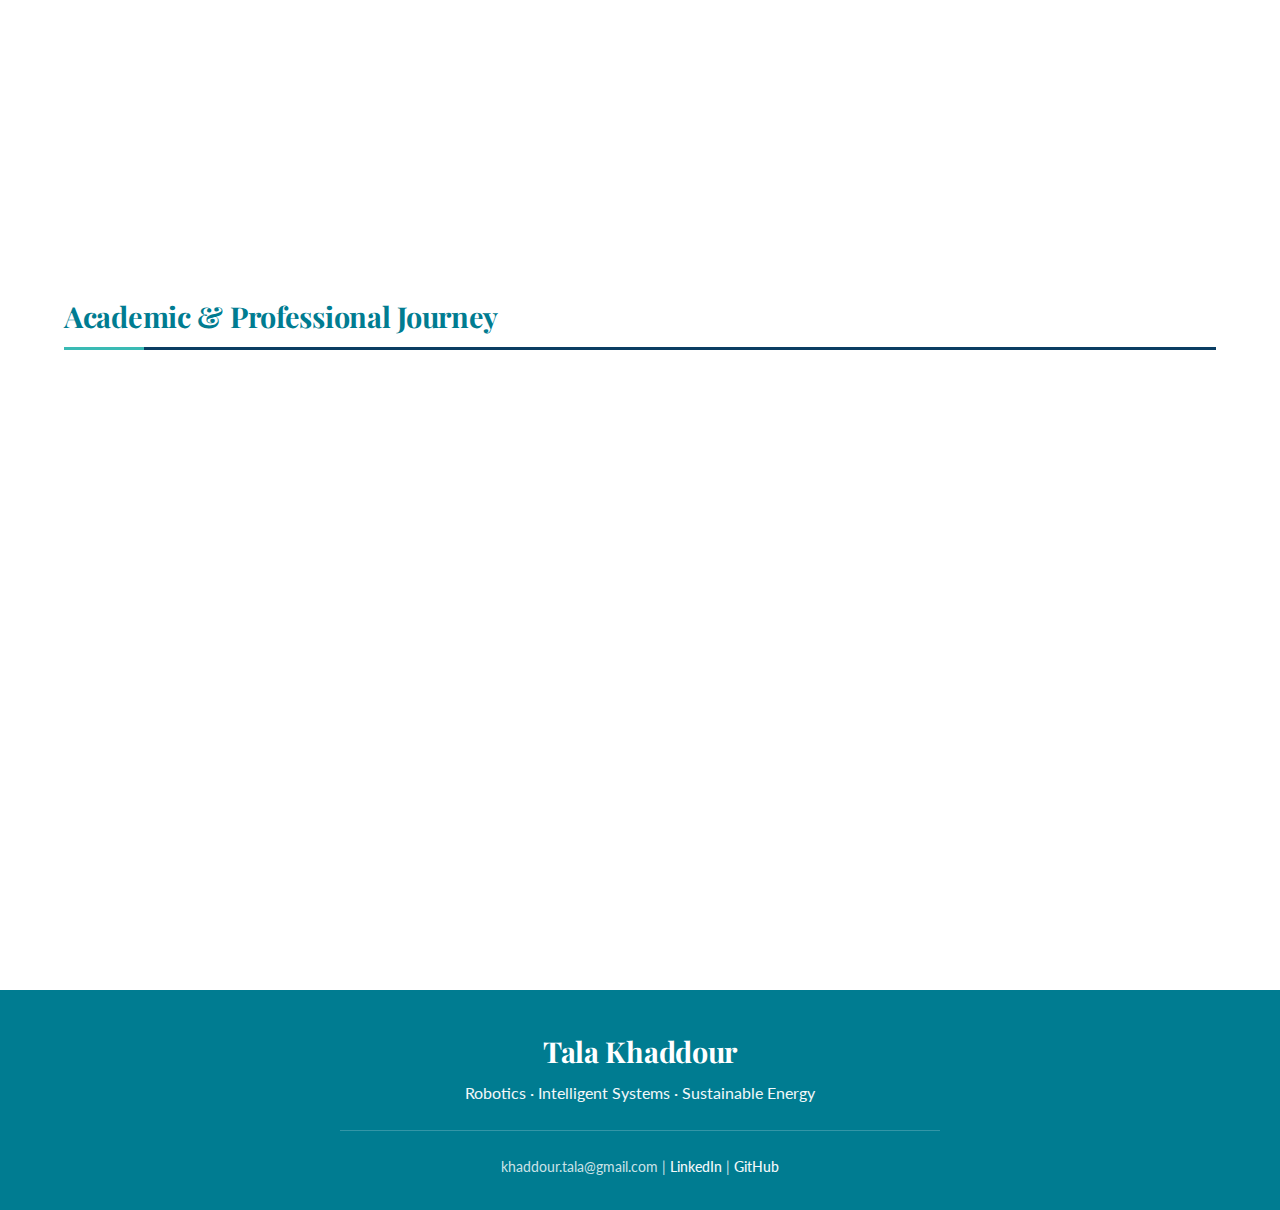
<file: professional experience.html>
<!DOCTYPE html>
<html lang="en">
<head>
    <meta charset="UTF-8">
    <meta name="viewport" content="width=device-width, initial-scale=1.0">
    <title>Tala Khaddour | Professional Experience</title>
    <meta name="description" content="Professional experience and work background of Tala Khaddour.">
    <!-- Font Awesome & Google Fonts -->
    <link rel="stylesheet" href="https://cdnjs.cloudflare.com/ajax/libs/font-awesome/6.4.0/css/all.min.css">
    <link href="https://fonts.googleapis.com/css2?family=Lato:wght@300;400;700&family=Playfair+Display:wght@400;600&display=swap" rel="stylesheet">
    <style>
        /* ========= UNIFIED PROFESSIONAL COLOR SCHEME ========= */
        :root {
            /* Elegant Teal-Blue Palette */
            --color-primary: #007C91; /* Deep Teal Blue */
            --color-secondary: #0A3D62; /* Dark Navy */
            --color-accent: #3ABAB4; /* Light Teal */
            --color-light: #F2F8FA; /* Soft Light Blue */
            --color-blue: #007C91; /* Teal Blue for Highlights */
           
            /* Neutral Colors */
            --color-bg: #FFFFFF;
            --color-paper: #F2F8FA;
            --color-text: #1E293B;
            --color-text-light: #475569;
            --color-border: #DDE5EA;
            --color-white: #FFFFFF;
            --color-shadow: rgba(0, 124, 145, 0.1);
           
            /* Typography */
            --font-sans: 'Lato', -apple-system, BlinkMacSystemFont, 'Segoe UI', sans-serif;
            --font-serif: 'Playfair Display', Georgia, 'Times New Roman', serif;
            --max-width: 1200px;
            --border-radius: 8px;
            --transition: all 0.3s ease;
        }
        /* ========= GENERAL STYLES ========= */
        * {
            margin: 0;
            padding: 0;
            box-sizing: border-box;
        }
        html {
            scroll-behavior: smooth;
        }
        body {
            font-family: var(--font-sans);
            color: var(--color-text);
            background-color: var(--color-bg);
            line-height: 1.7;
            -webkit-font-smoothing: antialiased;
            display: flex;
            flex-direction: column;
            min-height: 100vh;
        }
        h1, h2, h3, h4, h5, h6 {
            font-family: var(--font-serif);
            color: var(--color-text);
            font-weight: 600;
            line-height: 1.3;
            letter-spacing: -0.01em;
        }
        p {
            margin-bottom: 1rem;
        }
        a {
            color: var(--color-secondary);
            text-decoration: none;
            font-weight: 500;
            transition: var(--transition);
        }
        a:hover {
            color: var(--color-accent);
        }
        .container {
            max-width: var(--max-width);
            margin: 0 auto;
            padding: 0 1.5rem;
        }
        .mt-4 {
            margin-top: 2rem;
        }
        .mb-4 {
            margin-bottom: 2rem;
        }
        .text-center {
            text-align: center;
        }
        .text-justify {
            text-align: justify;
        }
        /* ========= UNIFIED HEADER ========= */
        .site-header {
            background: var(--color-primary);
            position: sticky;
            top: 0;
            z-index: 1000;
            border-bottom: 3px solid var(--color-blue);
        }
        .nav-inner {
            display: flex;
            justify-content: space-between;
            align-items: center;
            padding: 1rem 0;
        }
        .nav-logo {
            display: flex;
            align-items: center;
            gap: 0.75rem;
            text-decoration: none;
        }
        .nav-logo-mark {
            width: 36px;
            height: 36px;
            background: linear-gradient(135deg, var(--color-blue), var(--color-accent));
            color: var(--color-white);
            border-radius: 6px;
            display: flex;
            align-items: center;
            justify-content: center;
            font-weight: 700;
            font-size: 1rem;
        }
        .nav-logo-text {
            font-family: var(--font-serif);
            font-size: 1.3rem;
            color: var(--color-white);
            font-weight: 700;
        }
        .nav-links {
            display: flex;
            list-style: none;
            gap: 1.5rem;
            font-size: 0.9rem;
        }
        .nav-link {
            color: rgba(255, 255, 255, 0.9);
            font-weight: 500;
            padding: 0.5rem 0;
            transition: var(--transition);
        }
        .nav-link:hover {
            color: var(--color-light);
        }
        .nav-link-active {
            color: var(--color-light);
            font-weight: 600;
        }
        /* ========= HERO SECTION ========= */
        .hero-section {
            position: relative;
            padding: 6rem 0;
            background: linear-gradient(rgba(0, 124, 145, 0.9), rgba(58, 186, 180, 0.9)),
                        url('https://qcs.ae/wp-content/uploads/2023/04/1020X450.jpg');
            background-size: cover;
            background-position: center;
            color: white;
            margin-bottom: 3rem;
        }
        .hero-content {
            position: relative;
            z-index: 2;
            max-width: 800px;
            margin: 0 auto;
            text-align: center;
        }
        .hero-title {
            font-size: 3rem;
            color: var(--color-white);
            margin-bottom: 1rem;
            line-height: 1.1;
        }
        .hero-subtitle {
            font-size: 1.2rem;
            color: var(--color-light);
            margin-bottom: 2rem;
        }
        /* ========= MAIN CONTENT LAYOUT ========= */
        .row {
            display: flex;
            flex-wrap: wrap;
            margin: 0 -1rem;
            padding: 0 0 1rem;
        }
        .col-sm-12 {
            flex: 0 0 100%;
            max-width: 100%;
            padding: 0 1rem;
        }
        /* ========= WORK EXPERIENCE STYLES ========= */
        .work-experience {
            margin-top: 2rem;
        }
        .work-item {
            display: flex;
            align-items: flex-start;
            margin-bottom: 2.5rem;
            padding: 2rem;
            background: var(--color-paper);
            border-radius: var(--border-radius);
            border-left: 5px solid var(--color-secondary);
            transition: var(--transition);
            box-shadow: 0 4px 12px var(--color-shadow);
            border: 1px solid var(--color-border);
        }
        .work-item:hover {
            transform: translateY(-5px);
            box-shadow: 0 8px 25px rgba(0, 124, 145, 0.15);
            border-left-color: var(--color-accent);
        }
        .work-img {
            width: 150px;
            height: 150px;
            border-radius: 12px;
            object-fit: cover;
            margin-right: 2rem;
            border: 4px solid var(--color-white);
            box-shadow: 0 4px 12px var(--color-shadow);
            transition: var(--transition);
        }
        .work-item:hover .work-img {
            transform: scale(1.05);
            border-color: var(--color-light);
        }
        .work-content {
            flex: 1;
        }
        .work-period {
            display: inline-block;
            background: var(--color-secondary);
            color: var(--color-white);
            padding: 0.5rem 1.25rem;
            border-radius: 20px;
            font-size: 0.9rem;
            font-weight: 600;
            margin-bottom: 1rem;
        }
        .work-title {
            font-weight: 700;
            color: var(--color-primary);
            margin-bottom: 0.5rem;
            font-size: 1.5rem;
            line-height: 1.3;
        }
        .work-company {
            color: var(--color-text-light);
            margin-bottom: 1.25rem;
            font-size: 1.1rem;
            font-style: italic;
            font-weight: 500;
        }
        .work-company a {
            color: var(--color-secondary);
            font-weight: 600;
        }
        .work-company a:hover {
            color: var(--color-accent);
        }
        .work-description {
            color: var(--color-text);
            margin-top: 0.5rem;
            font-size: 1.05rem;
            line-height: 1.8;
        }
        .work-description p {
            margin-bottom: 1rem;
        }
        .work-links {
            margin-top: 1.5rem;
            display: flex;
            gap: 1rem;
            flex-wrap: wrap;
        }
        .work-link {
            display: inline-flex;
            align-items: center;
            gap: 0.5rem;
            padding: 0.7rem 1.5rem;
            background: var(--color-secondary);
            border-radius: 4px;
            font-size: 0.9rem;
            color: var(--color-white);
            text-decoration: none;
            transition: var(--transition);
            font-weight: 500;
            border: none;
        }
        .work-link:hover {
            background: var(--color-accent);
            color: var(--color-white);
            text-decoration: none;
            transform: translateY(-2px);
        }
        /* ========= COMPACT SKILLS SECTION ========= */
        .skills-section {
            margin: 3rem 0 2rem;
        }
        .skills-grid {
            display: grid;
            grid-template-columns: repeat(auto-fit, minmax(300px, 1fr));
            gap: 1.5rem;
            margin-top: 1.5rem;
        }
        .skill-item-compact {
            background: var(--color-paper);
            border-radius: var(--border-radius);
            padding: 1.5rem;
            border: 1px solid var(--color-border);
            transition: var(--transition);
            box-shadow: 0 4px 12px var(--color-shadow);
        }
        .skill-item-compact:hover {
            border-color: var(--color-secondary);
            transform: translateY(-5px);
            box-shadow: 0 8px 25px rgba(0, 124, 145, 0.15);
        }
        .skill-category-title-compact {
            font-size: 1.2rem;
            color: var(--color-primary);
            margin-bottom: 1.25rem;
            font-weight: 600;
            display: flex;
            align-items: center;
            gap: 0.75rem;
        }
        .skill-category-title-compact i {
            font-size: 1.2rem;
            color: var(--color-secondary);
        }
        .skill-tags {
            display: flex;
            flex-wrap: wrap;
            gap: 0.5rem;
        }
        .skill-tag {
            background: rgba(10, 61, 98, 0.1);
            color: var(--color-secondary);
            padding: 0.5rem 1rem;
            border-radius: 20px;
            font-size: 0.9rem;
            font-weight: 500;
            transition: var(--transition);
            border: 1px solid rgba(10, 61, 98, 0.2);
        }
        .skill-tag:hover {
            background: var(--color-secondary);
            color: white;
            transform: translateY(-2px);
        }
        /* ========= JOURNEY CARDS SECTION ========= */
        .journey-section {
            margin: 3rem 0 2rem;
        }
        .journey-cards {
            display: grid;
            grid-template-columns: repeat(auto-fit, minmax(250px, 1fr));
            gap: 1.5rem;
            margin-top: 1.5rem;
        }
        .journey-card {
            position: relative;
            border-radius: var(--border-radius);
            overflow: hidden;
            height: 260px;
            transition: var(--transition);
            cursor: pointer;
            border: 1px solid var(--color-border);
        }
        .journey-card:hover {
            transform: translateY(-5px);
            box-shadow: 0 8px 25px rgba(0, 124, 145, 0.15);
            border-color: var(--color-secondary);
        }
        .journey-img {
            width: 100%;
            height: 100%;
            object-fit: cover;
            transition: var(--transition);
        }
        .journey-card:hover .journey-img {
            transform: scale(1.1);
        }
        .journey-card-overlay {
            position: absolute;
            bottom: 0;
            left: 0;
            right: 0;
            background: linear-gradient(to top, rgba(0, 124, 145, 0.85), transparent);
            padding: 2rem 1.5rem 1.5rem;
            color: white;
        }
        .journey-card-title {
            font-size: 1.3rem;
            font-weight: 600;
            margin: 0;
        }
        /* ========= CONTENT AREA ========= */
        .font-weight-bold {
            font-weight: 700;
        }
        .content-area h4 {
            font-size: 1.8rem;
            margin-top: 3rem;
            margin-bottom: 1.5rem;
            padding-bottom: 0.75rem;
            border-bottom: 3px solid var(--color-secondary);
            color: var(--color-primary);
            position: relative;
        }
        .content-area h4:first-of-type {
            margin-top: 0;
        }
        .content-area h4::after {
            content: '';
            position: absolute;
            bottom: -3px;
            left: 0;
            width: 80px;
            height: 3px;
            background: var(--color-accent);
        }
        .intro-paragraph {
            font-size: 1.15rem;
            line-height: 1.8;
            color: var(--color-text);
            padding: 2rem;
            background: rgba(58, 186, 180, 0.1);
            border-radius: var(--border-radius);
            margin-bottom: 2.5rem;
            border-left: 4px solid var(--color-secondary);
            box-shadow: 0 4px 12px var(--color-shadow);
        }
        /* ========= UNIFIED FOOTER ========= */
        .site-footer {
            background: var(--color-primary);
            color: var(--color-white);
            padding: 2.5rem 0 2rem;
            margin-top: auto;
            border-top: 3px solid var(--color-blue);
        }
        .footer-inner {
            text-align: center;
            max-width: var(--max-width);
            margin: 0 auto;
            padding: 0 1.5rem;
        }
        .footer-name {
            font-family: var(--font-serif);
            font-size: 1.8rem;
            color: var(--color-white);
            margin-bottom: 0.5rem;
            font-weight: 700;
        }
        .footer-tagline {
            color: var(--color-light);
            margin-bottom: 1.5rem;
            font-size: 1rem;
        }
        .footer-meta {
            font-size: 0.9rem;
            color: rgba(255, 255, 255, 0.8);
            max-width: 600px;
            margin: 0 auto;
            line-height: 1.6;
            border-top: 1px solid rgba(255, 255, 255, 0.2);
            padding-top: 1.5rem;
        }
        /* ========= RESPONSIVE ========= */
        @media (max-width: 992px) {
            .work-item {
                flex-direction: column;
                align-items: center;
                text-align: center;
                padding: 1.75rem;
            }
            .work-img {
                margin-right: 0;
                margin-bottom: 1.5rem;
                width: 180px;
                height: 180px;
            }
            .skills-grid,
            .journey-cards {
                grid-template-columns: repeat(2, 1fr);
                gap: 1.5rem;
            }
            .nav-links {
                gap: 1.5rem;
                font-size: 0.9rem;
            }
            .journey-card {
                height: 220px;
            }
            .content-area h4 {
                font-size: 1.6rem;
            }
        }
        @media (max-width: 768px) {
            .work-item {
                padding: 1.5rem;
            }
            .work-img {
                width: 160px;
                height: 160px;
            }
            .skills-grid,
            .journey-cards {
                grid-template-columns: 1fr;
                gap: 1.5rem;
            }
            .skill-item-compact {
                padding: 1.25rem;
            }
            .journey-card {
                height: 220px;
            }
            .content-area h4 {
                font-size: 1.4rem;
            }
            .nav-inner {
                flex-direction: column;
                gap: 1rem;
                padding: 1rem 0;
            }
            .nav-links {
                flex-wrap: wrap;
                justify-content: center;
                gap: 1rem 1.5rem;
            }
            .intro-paragraph {
                padding: 1.5rem;
            }
            .hero-title {
                font-size: 2.2rem;
            }
            .hero-subtitle {
                font-size: 1rem;
            }
        }
        @media (max-width: 480px) {
            .container {
                padding: 0 1rem;
            }
            .work-item {
                padding: 1.25rem;
            }
            .work-img {
                width: 140px;
                height: 140px;
            }
            .work-title {
                font-size: 1.3rem;
            }
            .content-area h4 {
                font-size: 1.3rem;
            }
            .row {
                padding: 0 0 1rem;
            }
            .footer-name {
                font-size: 1.6rem;
            }
        }
    </style>
</head>
<body>
    <!-- Unified Header -->
    <header class="site-header">
        <div class="container">
            <nav class="nav-inner">
                <a href="index.html" class="nav-logo">
                    <span class="nav-logo-mark">TK</span>
                    <span class="nav-logo-text">Tala Khaddour</span>
                </a>
                <ul class="nav-links">
                    <li><a href="index.html" class="nav-link">Home</a></li>
                    <li><a href="professional experience.html" class="nav-link nav-link-active">Professional Experience</a></li>
                    <li><a href="research.html" class="nav-link">Research</a></li>
                    <li><a href="volunteer.html" class="nav-link">Volunteer</a></li>
                    <li><a href="Participation.html" class="nav-link">Participation</a></li>
                </ul>
            </nav>
        </div>
    </header>

    <!-- Hero Section -->
    <section class="hero-section">
        <div class="container">
            <div class="hero-content">
                <h1 class="hero-title">Professional Journey</h1>
                <p class="hero-subtitle">
                    From robotics training to sustainable energy solutions, exploring how technical skills meet human needs through hands-on experience and mentorship.
                </p>
            </div>
        </div>
    </section>

    <!-- Main Content -->
    <div class="container mt-4">
        <div class="row">
            <div class="col-sm-12">
                <div class="content-area">
                    <h4 class="font-weight-bold">My Professional Story</h4>
                    <p class="intro-paragraph text-justify">
                        My journey into engineering began not in a classroom, but through hands-on experiences that revealed how technology could solve real human problems. From family solar installations to teaching robotics, each chapter has taught me that great engineering combines technical skill with understanding people's needs.
                    </p>

                    <h4 class="font-weight-bold">Work Experience</h4>
                    <div class="work-experience">
                        
                        <!-- Syrian Computer Society -->
                        <div class="work-item">
                            <img src="imgs/1.jpg" alt="Teaching Robotics" class="work-img">
                            <div class="work-content">
                                <div class="work-period">January 2026 – Present</div>
                                <div class="work-title">Robotics & Programming Trainer</div>
                                <div class="work-company">
                                    <a href="https://scs.org.sy/" target="_blank">Syrian Computer Society</a> | Jableh, Syria
                                </div>
                                <div class="work-description">
                                    <p>Every week, I step into a classroom filled with curious minds eager to understand how robots think. My role is more than teaching syntax - it's about showing students how to give machines purpose. I watch as their eyes light up when their first Python script works, or when a robot they programmed completes a task for the first time.</p>
                                    <p>What I love most is adapting complex concepts into stories and challenges that make sense to beginners. We don't just learn programming; we solve puzzles, build small worlds, and create tools that could one day help our communities.</p>
                                </div>
                                <div class="work-links">
                                    <a href="https://scs.org.sy/" target="_blank" class="work-link">
                                        <i class="fas fa-globe"></i> Organization Website
                                    </a>
                                </div>
                            </div>
                        </div>

                        <!-- Al-Fajre Computer Center -->
                        <div class="work-item">
                            <img src="imgs/2.jpg" alt="IT Support" class="work-img">
                            <div class="work-content">
                                <div class="work-period">August 2025 – January 2026</div>
                                <div class="work-title">Systems Technician</div>
                                <div class="work-company">
                                    Al-Fajre Computer Center | Jableh, Syria
                                </div>
                                <div class="work-description">
                                    <p>This role taught me that technology is deeply human. Every computer that wouldn't start, every printer that refused to print, came with a person who needed their problem solved. I learned to listen first - to understand not just what was broken, but how it affected their work or their day.</p>
                                    <p>There's a particular satisfaction in teaching someone how to maintain their own system, watching them gain confidence with each lesson. The repair work taught me patience; the teaching work taught me how to break down complex ideas into simple steps anyone could follow.</p>
                                </div>
                                <div class="work-links">
                                    <a href="https://www.facebook.com/alfagre/" target="_blank" class="work-link">
                                        <i class="fab fa-facebook"></i> Facebook Page
                                    </a>
                                    <a href="mailto:alfagre12@gmail.com" class="work-link">
                                        <i class="fas fa-envelope"></i> Email Contact
                                    </a>
                                </div>
                            </div>
                        </div>

                        <!-- Sanad Youth Development Foundation -->
                        <div class="work-item">
                            <img src="imgs/3.png" alt="Youth Mentoring" class="work-img">
                            <div class="work-content">
                                <div class="work-period">February 2023 – August 2023</div>
                                <div class="work-title">Robotics Project Coach</div>
                                <div class="work-company">
                                    <a href="https://sanadyouth.org/" target="_blank">Sanad Youth Development Foundation</a> | Lattakia, Syria
                                </div>
                                <div class="work-description">
                                    <p>Mentoring three talented students for a national competition was like conducting a small orchestra. Each had different strengths - one excelled at mechanical design, another at programming logic, the third at creative problem-solving. My job wasn't to direct them, but to help them harmonize their skills.</p>
                                    <p>We chose to build a robot that could sort recyclable materials - a project that taught them engineering while connecting to bigger questions about sustainability. The real victory wasn't just in the competition results, but in watching them learn to think like engineers who consider both technical and social impacts.</p>
                                </div>
                                <div class="work-links">
                                    <a href="https://sanadyouth.org/" target="_blank" class="work-link">
                                        <i class="fas fa-globe"></i> Foundation Website
                                    </a>
                                </div>
                            </div>
                        </div>

                        <!-- Khaddour Solar Energy Services -->
                        <div class="work-item">
                            <img src="imgs/4.png" alt="Solar Energy" class="work-img">
                            <div class="work-content">
                                <div class="work-period">2020 – 2021</div>
                                <div class="work-title">Solar PV Assistant</div>
                                <div class="work-company">
                                    Khaddour Solar Energy Services | Family Business, Jableh
                                </div>
                                <div class="work-description">
                                    <p>Working with my family's solar business gave me my first tangible experience with sustainable technology. There's something profoundly satisfying about helping install a solar panel system and knowing it will provide clean energy for years to come.</p>
                                    <p>I learned to read blueprints, handle delicate components, and explain technical details to homeowners in ways they could understand. Most importantly, I saw how engineering decisions affect real people - from the placement of panels for maximum efficiency to designing systems that fit family budgets.</p>
                                </div>
                            </div>
                        </div>

                    </div>

                    <h4 class="font-weight-bold">Technical Skills</h4>
                    <div class="skills-section">
                        <div class="skills-grid">
                            
                            <div class="skill-item-compact">
                                <div class="skill-category-title-compact">
                                    <i class="fas fa-cogs"></i> Control & Modeling
                                </div>
                                <div class="skill-tags">
                                    <span class="skill-tag">MPC</span>
                                    <span class="skill-tag">Adaptive Control</span>
                                    <span class="skill-tag">Sliding Mode Control</span>
                                    <span class="skill-tag">System Modeling</span>
                                    <span class="skill-tag">Fuzzy Logic</span>
                                    <span class="skill-tag">Optimization</span>
                                </div>
                            </div>

                            <div class="skill-item-compact">
                                <div class="skill-category-title-compact">
                                    <i class="fas fa-bolt"></i> Electrical & Power Systems
                                </div>
                                <div class="skill-tags">
                                    <span class="skill-tag">AC/DC Converters</span>
                                    <span class="skill-tag">Servo Motors</span>
                                    <span class="skill-tag">Stepper Motors</span>
                                    <span class="skill-tag">Solar PV Systems</span>
                                    <span class="skill-tag">Power Electronics</span>
                                    <span class="skill-tag">Circuit Design</span>
                                </div>
                            </div>

                            <div class="skill-item-compact">
                                <div class="skill-category-title-compact">
                                    <i class="fas fa-code"></i> Programming
                                </div>
                                <div class="skill-tags">
                                    <span class="skill-tag">MATLAB/Simulink</span>
                                    <span class="skill-tag">Python</span>
                                    <span class="skill-tag">C++</span>
                                    <span class="skill-tag">C</span>
                                    <span class="skill-tag">Java</span>
                                    <span class="skill-tag">VHDL/Verilog</span>
                                </div>
                            </div>

                            <div class="skill-item-compact">
                                <div class="skill-category-title-compact">
                                    <i class="fas fa-microchip"></i> Hardware & Embedded
                                </div>
                                <div class="skill-tags">
                                    <span class="skill-tag">Arduino</span>
                                    <span class="skill-tag">Raspberry Pi</span>
                                    <span class="skill-tag">PIC MCUs</span>
                                    <span class="skill-tag">Sensors</span>
                                    <span class="skill-tag">Actuators</span>
                                    <span class="skill-tag">Mechatronics</span>
                                </div>
                            </div>

                        </div>
                    </div>

                    <h4 class="font-weight-bold">Academic & Professional Journey</h4>
                    <div class="journey-section">
                        <div class="journey-cards">
                            
                            <div class="journey-card" data-title="University Studies">
                                <img src="imgs/5.jpg" alt="University Studies" class="journey-img">
                                <div class="journey-card-overlay">
                                    <div class="journey-card-title">University Studies</div>
                                </div>
                            </div>

                            <div class="journey-card" data-title="Research Projects">
                                <img src="imgs/6.jpg" alt="Research Work" class="journey-img">
                                <div class="journey-card-overlay">
                                    <div class="journey-card-title">Research Projects</div>
                                </div>
                            </div>

                            <div class="journey-card" data-title="Teaching & Mentoring">
                                <img src="imgs/7.png" alt="Teaching" class="journey-img">
                                <div class="journey-card-overlay">
                                    <div class="journey-card-title">Teaching & Mentoring</div>
                                </div>
                            </div>

                            <div class="journey-card" data-title="Sustainable Energy">
                                <img src="imgs/8.png" alt="Solar Energy" class="journey-img">
                                <div class="journey-card-overlay">
                                    <div class="journey-card-title">Sustainable Energy</div>
                                </div>
                            </div>

                            <div class="journey-card" data-title="Robotics Competitions">
                                <img src="imgs/9.jpg" alt="Competitions" class="journey-img">
                                <div class="journey-card-overlay">
                                    <div class="journey-card-title">Robotics Competitions</div>
                                </div>
                            </div>

                            <div class="journey-card" data-title="Technical Training">
                                <img src="imgs/10.png" alt="Professional Growth" class="journey-img">
                                <div class="journey-card-overlay">
                                    <div class="journey-card-title">Technical Training</div>
                                </div>
                            </div>

                        </div>
                    </div>

                </div>
            </div>
        </div>
    </div>

    <!-- Unified Footer -->
    <footer class="site-footer">
        <div class="footer-inner">
            <h3 class="footer-name">Tala Khaddour</h3>
            <p class="footer-tagline">Robotics · Intelligent Systems · Sustainable Energy</p>
            <p class="footer-meta">
                khaddour.tala@gmail.com | 
                <a href="https://www.linkedin.com/in/tala-khaddour/" style="color: var(--color-light);">LinkedIn</a> | 
                <a href="https://github.com/KHADDOUR-TALA" style="color: var(--color-light);">GitHub</a>
            </p>
        </div>
    </footer>

    <script>
        // Set active nav link
        document.querySelectorAll('.nav-link').forEach(link => {
            if (link.href === window.location.href) {
                link.classList.add('nav-link-active');
            }
        });

        // Add hover effect to work items
        document.querySelectorAll('.work-item').forEach(item => {
            item.addEventListener('mouseenter', function() {
                this.style.transform = 'translateY(-5px)';
            });
            item.addEventListener('mouseleave', function() {
                this.style.transform = 'translateY(0)';
            });
        });

        // Animate skill items and journey cards on scroll
        const observer = new IntersectionObserver((entries) => {
            entries.forEach(entry => {
                if (entry.isIntersecting) {
                    entry.target.style.opacity = '1';
                    entry.target.style.transform = 'translateY(0)';
                }
            });
        }, { threshold: 0.1 });

        // Animate skill items
        document.querySelectorAll('.skill-item-compact').forEach((item, index) => {
            item.style.opacity = '0';
            item.style.transform = 'translateY(20px)';
            item.style.transition = 'opacity 0.5s ease, transform 0.5s ease';
            observer.observe(item);
        });

        // Animate journey cards
        document.querySelectorAll('.journey-card').forEach((card, index) => {
            card.style.opacity = '0';
            card.style.transform = 'translateY(20px)';
            card.style.transitionDelay = `${index * 0.1}s`;
            observer.observe(card);
        });

        // Initialize all cards as observed
        document.querySelectorAll('.journey-card, .skill-item-compact').forEach(item => {
            observer.observe(item);
        });
    </script>
</body>
</html>
</file>
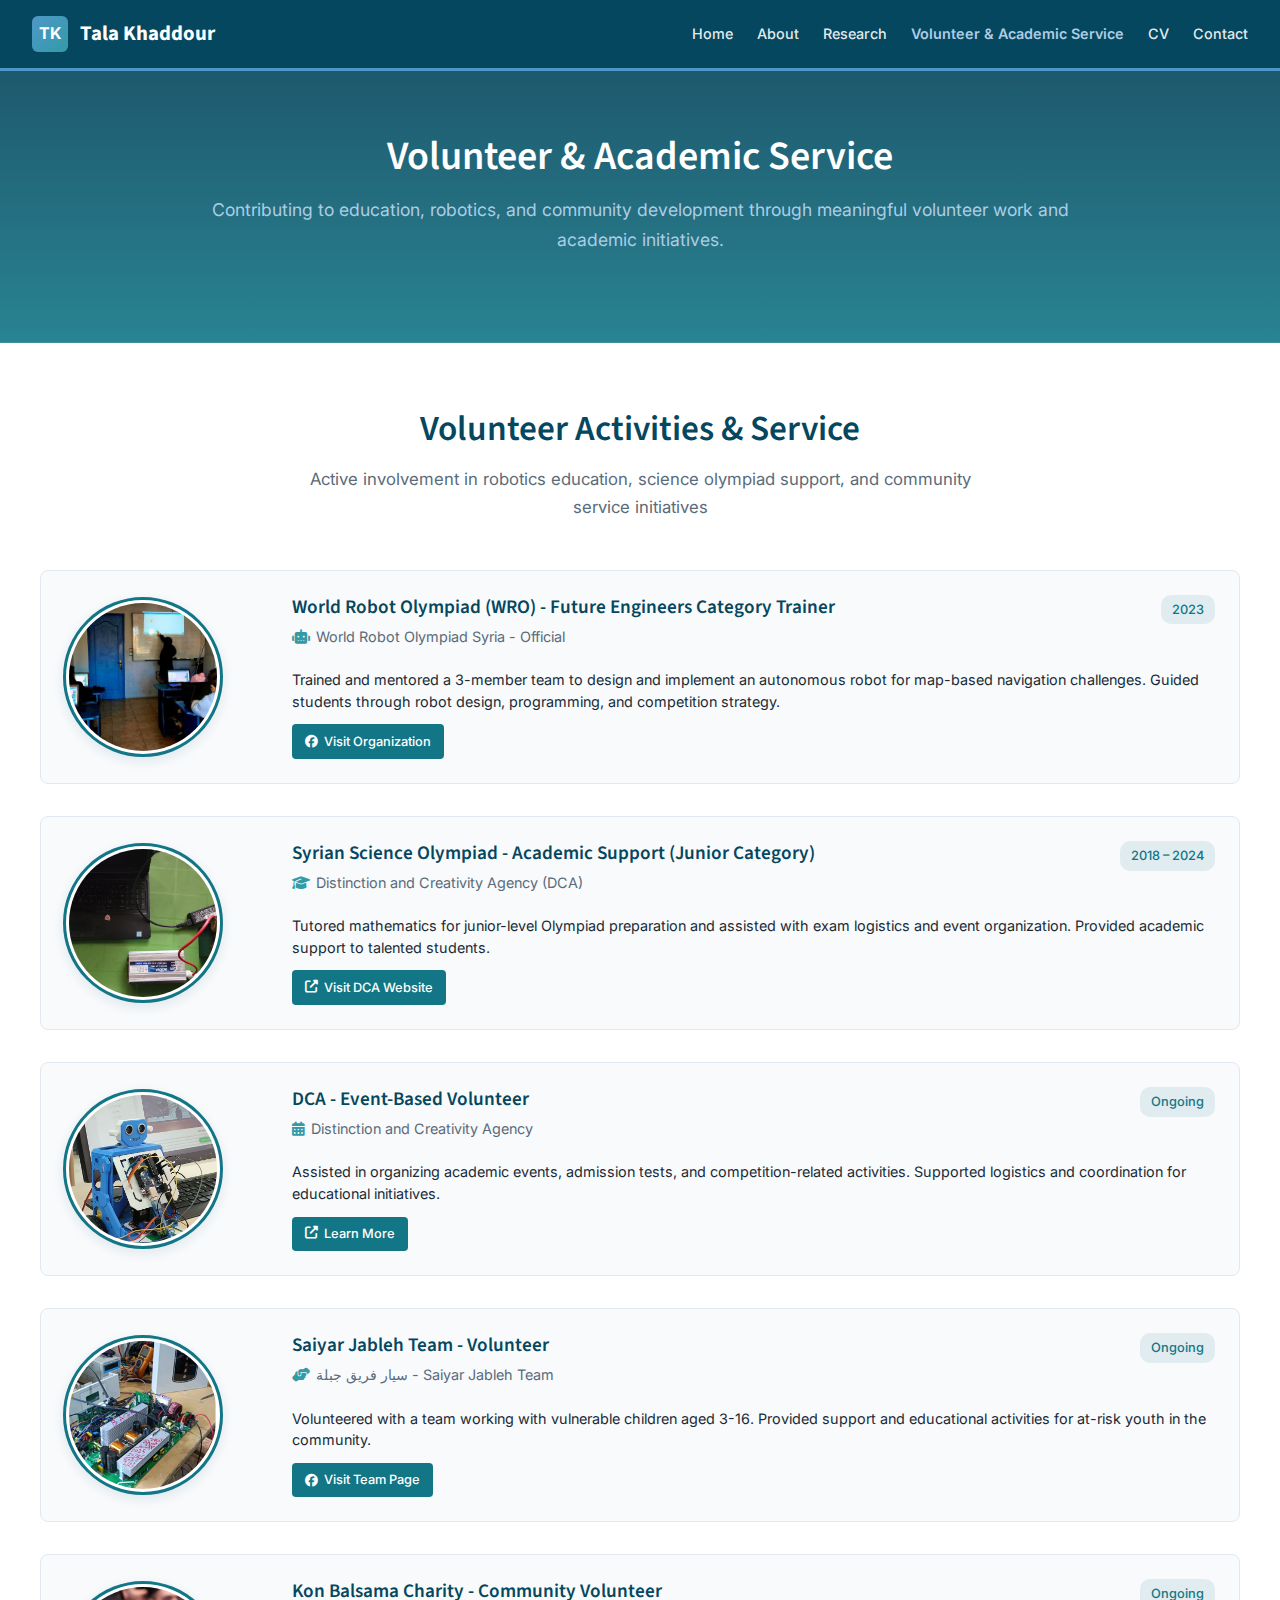
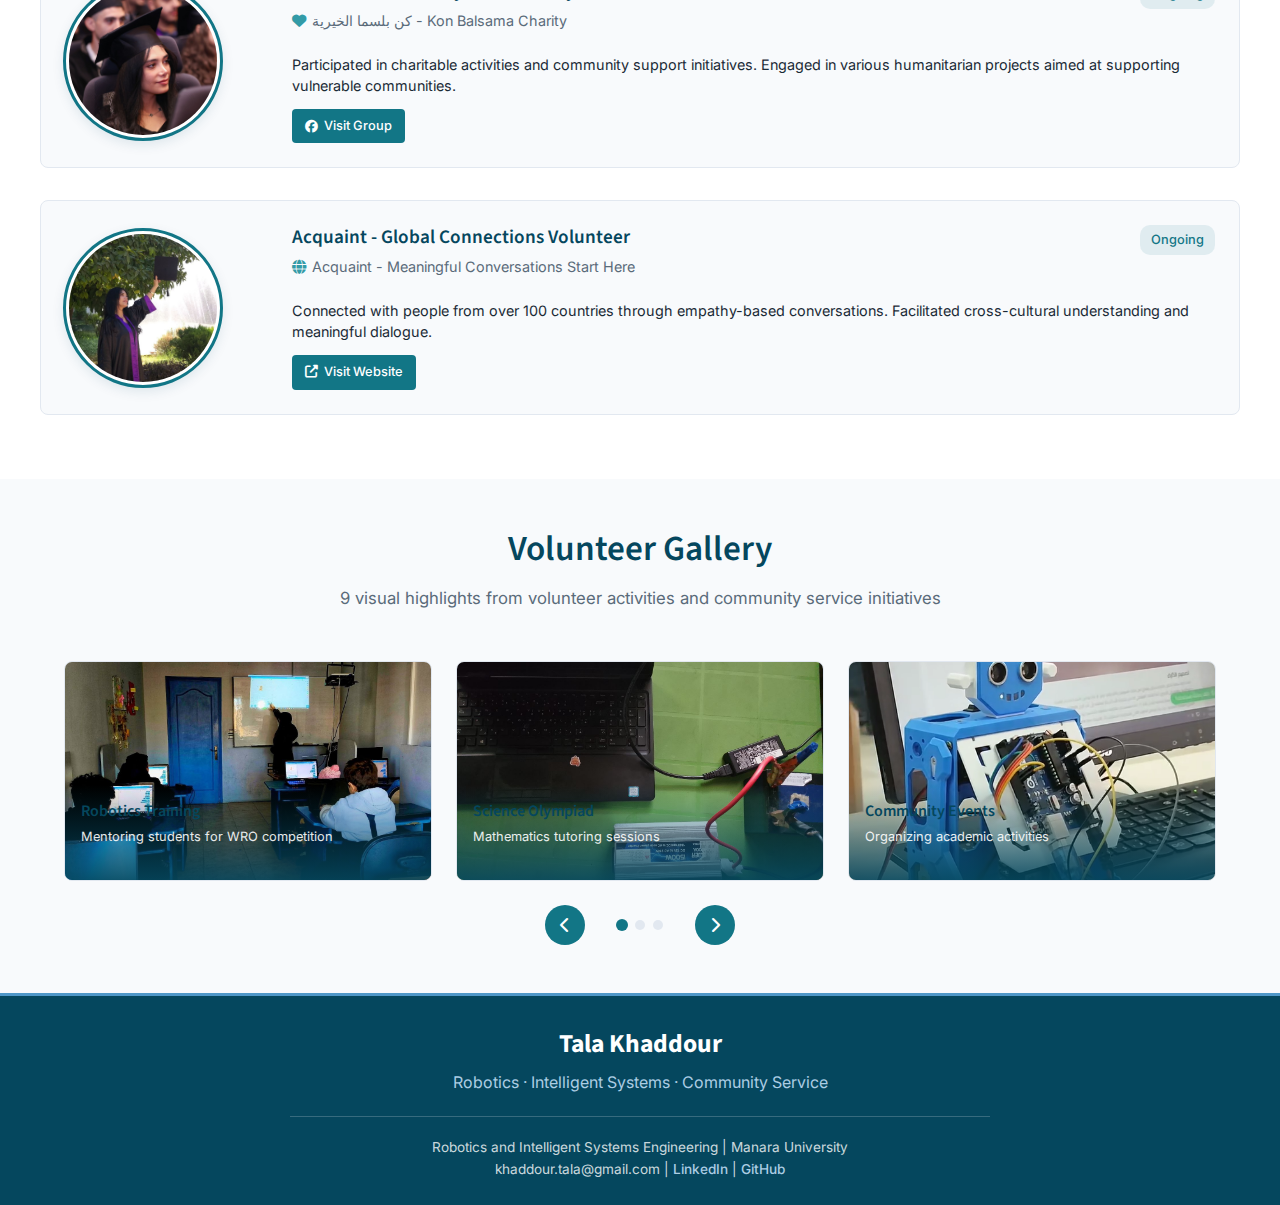
<file: volunteer.html>
<!DOCTYPE html>
<html lang="en">
<head>
    <meta charset="UTF-8">
    <meta name="viewport" content="width=device-width, initial-scale=1.0">
    <title>Tala Khaddour | Volunteer & Academic Service</title>
    <meta name="description" content="Volunteer work and academic service activities by Tala Khaddour in robotics education, science olympiad, and community service.">
    
    <!-- Font Awesome & Google Fonts -->
    <link rel="stylesheet" href="https://cdnjs.cloudflare.com/ajax/libs/font-awesome/6.4.0/css/all.min.css">
    <link href="https://fonts.googleapis.com/css2?family=Inter:wght@300;400;500;600;700&family=Source+Sans+Pro:wght@400;600;700&display=swap" rel="stylesheet">
    
    <style>
        /* ========= UNIFIED PROFESSIONAL COLOR SCHEME ========= */
        :root {
            /* Professional Academic Color Palette */
            --color-primary: #05475E;      /* Deep Navy - Primary */
            --color-secondary: #127686;    /* Teal - Secondary */
            --color-accent: #339BA7;       /* Light Teal - Accent */
            --color-light: #ACCDE4;        /* Light Blue - Backgrounds */
            --color-blue: #4F97C8;         /* Sky Blue - Highlights */
            
            /* Neutral Colors */
            --color-bg: #FFFFFF;
            --color-paper: #F8FAFC;
            --color-text: #1A2A36;
            --color-text-light: #5A6B7A;
            --color-border: #E2E8F0;
            --color-white: #FFFFFF;
            --color-shadow: rgba(5, 71, 94, 0.1);
            
            /* Typography */
            --font-sans: 'Inter', -apple-system, BlinkMacSystemFont, 'Segoe UI', sans-serif;
            --font-heading: 'Source Sans Pro', sans-serif;
            --max-width: 1400px;
            --border-radius: 8px;
            --transition: all 0.3s ease;
        }

        /* ========= GENERAL STYLES ========= */
        * {
            margin: 0;
            padding: 0;
            box-sizing: border-box;
        }

        html {
            scroll-behavior: smooth;
        }

        body {
            font-family: var(--font-sans);
            color: var(--color-text);
            background-color: var(--color-bg);
            line-height: 1.7;
            -webkit-font-smoothing: antialiased;
            display: flex;
            flex-direction: column;
            min-height: 100vh;
        }

        h1, h2, h3, h4, h5, h6 {
            font-family: var(--font-heading);
            color: var(--color-primary);
            font-weight: 600;
            line-height: 1.3;
        }

        p {
            margin-bottom: 1rem;
        }

        a {
            color: var(--color-secondary);
            text-decoration: none;
            font-weight: 500;
            transition: var(--transition);
        }

        a:hover {
            color: var(--color-accent);
        }

        .container {
            max-width: var(--max-width);
            margin: 0 auto;
            padding: 0 2rem;
        }

        .text-center {
            text-align: center;
        }

        /* ========= UNIFIED HEADER ========= */
        .site-header {
            background: var(--color-primary);
            position: sticky;
            top: 0;
            z-index: 1000;
            border-bottom: 3px solid var(--color-blue);
        }

        .nav-inner {
            display: flex;
            justify-content: space-between;
            align-items: center;
            padding: 1rem 0;
        }

        .nav-logo {
            display: flex;
            align-items: center;
            gap: 0.75rem;
            text-decoration: none;
        }

        .nav-logo-mark {
            width: 36px;
            height: 36px;
            background: linear-gradient(135deg, var(--color-blue), var(--color-accent));
            color: var(--color-white);
            border-radius: 6px;
            display: flex;
            align-items: center;
            justify-content: center;
            font-weight: 700;
            font-size: 1rem;
        }

        .nav-logo-text {
            font-family: var(--font-heading);
            font-size: 1.3rem;
            color: var(--color-white);
            font-weight: 700;
        }

        .nav-links {
            display: flex;
            list-style: none;
            gap: 1.5rem;
            font-size: 0.9rem;
        }

        .nav-link {
            color: rgba(255, 255, 255, 0.9);
            font-weight: 500;
            padding: 0.5rem 0;
            transition: var(--transition);
        }

        .nav-link:hover {
            color: var(--color-light);
        }

        .nav-link-active {
            color: var(--color-light);
            font-weight: 600;
        }

        /* ========= HERO SECTION ========= */
        .hero-section {
            position: relative;
            padding: 4rem 0;
            background: linear-gradient(rgba(5, 71, 94, 0.9), rgba(18, 118, 134, 0.9)),
                        url('https://images.unsplash.com/photo-1542744095-fcf48d80b0fd?ixlib=rb-4.0.3&auto=format&fit=crop&w=1200&q=80');
            background-size: cover;
            background-position: center;
            color: white;
            margin-bottom: 2rem;
        }

        .hero-content {
            position: relative;
            z-index: 2;
            max-width: 900px;
            margin: 0 auto;
            text-align: center;
        }

        .hero-title {
            font-size: 2.5rem;
            color: var(--color-white);
            margin-bottom: 1rem;
            line-height: 1.1;
        }

        .hero-subtitle {
            font-size: 1.1rem;
            color: var(--color-light);
            margin-bottom: 1.5rem;
        }

        /* ========= VOLUNTEER SECTION ========= */
        .volunteer-section {
            padding: 2rem 0;
        }

        .section-header {
            text-align: center;
            margin-bottom: 3rem;
        }

        .section-title {
            font-size: 2.2rem;
            color: var(--color-primary);
            margin-bottom: 0.75rem;
        }

        .section-subtitle {
            color: var(--color-text-light);
            font-size: 1.05rem;
            max-width: 700px;
            margin: 0 auto;
        }

        /* Circular Image Volunteer Cards - LARGER IMAGES */
        .volunteer-container {
            display: flex;
            flex-direction: column;
            gap: 2rem;
            margin: 0 auto;
        }

        .volunteer-card {
            background: var(--color-paper);
            border-radius: var(--border-radius);
            border: 1px solid var(--color-border);
            overflow: visible;
            transition: var(--transition);
            display: flex;
            min-height: 200px;
            align-items: center;
            padding: 1.5rem;
            width: 100%;
            max-width: 1200px;
            margin: 0 auto;
            position: relative;
        }

        .volunteer-card:hover {
            transform: translateY(-3px);
            box-shadow: 0 5px 15px var(--color-shadow);
        }

        /* MUCH LARGER Circular Image Container */
        .volunteer-img-container {
            flex: 0 0 180px; /* Increased from 140px */
            margin-right: 2rem;
            display: flex;
            justify-content: center;
            align-items: center;
            position: relative;
            z-index: 2;
        }

        /* MUCH LARGER Circular Image */
        .volunteer-img {
            width: 160px; /* Increased from 120px */
            height: 160px; /* Increased from 120px */
            object-fit: cover;
            border-radius: 50%;
            border: 3px solid var(--color-secondary); /* Slightly thicker border */
            padding: 3px;
            background: var(--color-white);
            transition: var(--transition);
            box-shadow: 0 4px 12px var(--color-shadow);
            position: relative;
            z-index: 3;
            margin-left: -25px; /* More overlap */
        }

        .volunteer-card:hover .volunteer-img {
            transform: scale(1.08);
            border-color: var(--color-accent);
            box-shadow: 0 6px 18px rgba(5, 71, 94, 0.2);
        }

        /* Content Area adjusted for larger image */
        .volunteer-content {
            flex: 1;
            display: flex;
            flex-direction: column;
            min-width: 0;
            padding-left: 15px; /* Adjusted offset */
        }

        .volunteer-header {
            display: flex;
            justify-content: space-between;
            align-items: flex-start;
            margin-bottom: 0.75rem;
            flex-wrap: wrap;
            gap: 0.5rem;
        }

        .volunteer-title {
            font-size: 1.2rem; /* Slightly larger */
            color: var(--color-primary);
            margin-bottom: 0.25rem;
            line-height: 1.35;
        }

        .volunteer-period {
            background: rgba(18, 118, 134, 0.1);
            color: var(--color-secondary);
            padding: 0.25rem 0.7rem;
            border-radius: 10px;
            font-size: 0.8rem;
            font-weight: 500;
            white-space: nowrap;
        }

        .volunteer-organization {
            color: var(--color-text-light);
            font-size: 0.9rem;
            margin-bottom: 0.5rem;
            display: flex;
            align-items: center;
            gap: 0.4rem;
        }

        .volunteer-organization i {
            color: var(--color-accent);
            font-size: 0.9rem;
        }

        .volunteer-description {
            color: var(--color-text);
            font-size: 0.9rem;
            line-height: 1.5;
            margin-bottom: 0.75rem;
            flex: 1;
        }

        .volunteer-link {
            display: inline-flex;
            align-items: center;
            gap: 0.4rem;
            padding: 0.4rem 0.8rem;
            background: var(--color-secondary);
            color: var(--color-white);
            border-radius: 4px;
            font-size: 0.8rem;
            text-decoration: none;
            transition: var(--transition);
            align-self: flex-start;
        }

        .volunteer-link:hover {
            background: var(--color-accent);
            color: var(--color-white);
        }

        /* ========= GALLERY SLIDER SECTION ========= */
        .gallery-section {
            padding: 3rem 0;
            background: var(--color-paper);
            margin-top: 2rem;
        }

        .gallery-container {
            position: relative;
            max-width: 1200px;
            margin: 1.5rem auto 0;
            overflow: hidden;
            border-radius: var(--border-radius);
        }

        .gallery-slider {
            display: flex;
            transition: transform 0.5s ease;
            gap: 1.5rem;
            padding: 0 1.5rem;
        }

        .gallery-slide {
            flex: 0 0 calc(33.333% - 1rem);
            height: 220px;
            position: relative;
            border-radius: var(--border-radius);
            overflow: hidden;
            border: 1px solid var(--color-border);
            transition: var(--transition);
            cursor: pointer;
        }

        .gallery-slide:hover {
            transform: translateY(-5px);
            box-shadow: 0 8px 20px var(--color-shadow);
        }

        .gallery-img {
            width: 100%;
            height: 100%;
            object-fit: cover;
            transition: var(--transition);
        }

        .gallery-slide:hover .gallery-img {
            transform: scale(1.05);
        }

        .gallery-overlay {
            position: absolute;
            bottom: 0;
            left: 0;
            right: 0;
            background: linear-gradient(transparent, rgba(5, 71, 94, 0.9));
            color: white;
            padding: 1rem;
        }

        .gallery-title {
            font-size: 1rem;
            font-weight: 600;
            margin-bottom: 0.3rem;
        }

        .gallery-desc {
            font-size: 0.8rem;
            opacity: 0.9;
        }

        .gallery-controls {
            display: flex;
            justify-content: center;
            gap: 1rem;
            margin-top: 1.5rem;
            align-items: center;
        }

        .slider-btn {
            width: 40px;
            height: 40px;
            border-radius: 50%;
            background: var(--color-secondary);
            color: var(--color-white);
            border: none;
            cursor: pointer;
            font-size: 1rem;
            transition: var(--transition);
            display: flex;
            align-items: center;
            justify-content: center;
        }

        .slider-btn:hover {
            background: var(--color-accent);
            transform: scale(1.05);
        }

        .slider-dots {
            display: flex;
            gap: 0.5rem;
            margin: 0 1rem;
        }

        .slider-dot {
            width: 10px;
            height: 10px;
            border-radius: 50%;
            background: var(--color-border);
            border: none;
            cursor: pointer;
            transition: var(--transition);
        }

        .slider-dot.active {
            background: var(--color-secondary);
            transform: scale(1.2);
        }

        /* ========= UNIFIED FOOTER ========= */
        .site-footer {
            background: var(--color-primary);
            color: var(--color-white);
            padding: 2rem 0 1.5rem;
            margin-top: auto;
            border-top: 3px solid var(--color-blue);
        }

        .footer-inner {
            text-align: center;
            max-width: var(--max-width);
            margin: 0 auto;
            padding: 0 2rem;
        }

        .footer-name {
            font-family: var(--font-heading);
            font-size: 1.6rem;
            color: var(--color-white);
            margin-bottom: 0.5rem;
            font-weight: 700;
        }

        .footer-tagline {
            color: var(--color-light);
            margin-bottom: 1.25rem;
            font-size: 1rem;
        }

        .footer-meta {
            font-size: 0.85rem;
            color: rgba(255, 255, 255, 0.8);
            max-width: 700px;
            margin: 0 auto;
            line-height: 1.6;
            border-top: 1px solid rgba(255, 255, 255, 0.2);
            padding-top: 1.25rem;
        }

        /* ========= RESPONSIVE ========= */
        @media (max-width: 1024px) {
            .container {
                padding: 0 1.5rem;
            }
            
            .volunteer-card {
                max-width: 1000px;
                min-height: 180px;
            }
            
            .volunteer-img {
                width: 140px; /* Adjusted for tablet */
                height: 140px;
            }
            
            .volunteer-img-container {
                flex: 0 0 160px; /* Adjusted for tablet */
                margin-right: 1.5rem;
            }
        }

        @media (max-width: 768px) {
            .nav-inner {
                flex-direction: column;
                gap: 1rem;
                padding: 1rem 0;
            }
            
            .nav-links {
                flex-wrap: wrap;
                justify-content: center;
                gap: 1rem;
            }
            
            .hero-title {
                font-size: 2rem;
            }
            
            .hero-subtitle {
                font-size: 0.95rem;
            }
            
            .volunteer-card {
                flex-direction: row;
                min-height: auto;
                padding: 1.25rem;
                max-width: 100%;
            }
            
            .volunteer-img-container {
                margin-right: 1rem;
                margin-bottom: 0;
            }
            
            .volunteer-img {
                width: 120px; /* Adjusted for mobile */
                height: 120px;
                margin-left: -20px;
            }
            
            .section-title {
                font-size: 1.8rem;
            }
            
            .gallery-slide {
                flex: 0 0 calc(50% - 0.75rem);
                height: 180px;
            }
            
            .volunteer-header {
                flex-direction: column;
                align-items: flex-start;
            }
            
            .volunteer-period {
                align-self: flex-start;
            }
            
            .volunteer-link {
                align-self: flex-start;
            }
            
            .gallery-container {
                max-width: 95%;
            }
            
            .volunteer-content {
                padding-left: 0;
            }
        }

        @media (max-width: 480px) {
            .container {
                padding: 0 1rem;
            }
            
            .volunteer-card {
                padding: 1rem;
                flex-direction: column;
                text-align: center;
            }
            
            .gallery-slide {
                flex: 0 0 100%;
                height: 160px;
            }
            
            .volunteer-img {
                width: 100px; /* Still relatively large on mobile */
                height: 100px;
                margin-left: 0;
                margin-bottom: 0.75rem;
            }
            
            .volunteer-img-container {
                margin-right: 0;
            }
            
            .gallery-overlay {
                padding: 0.75rem;
            }
            
            .gallery-title {
                font-size: 0.9rem;
            }
            
            .gallery-desc {
                font-size: 0.75rem;
            }
            
            .slider-btn {
                width: 35px;
                height: 35px;
            }
            
            .volunteer-header {
                align-items: center;
            }
            
            .volunteer-period {
                align-self: center;
            }
            
            .volunteer-link {
                align-self: center;
            }
        }

        /* Special rule for very large screens */
        @media (min-width: 1400px) {
            .volunteer-img {
                width: 180px;
                height: 180px;
            }
            
            .volunteer-img-container {
                flex: 0 0 200px;
            }
        }
    </style>
</head>
<body>
    <!-- Unified Header -->
    <header class="site-header">
        <div class="container">
            <nav class="nav-inner">
                <a href="index.html" class="nav-logo">
                    <span class="nav-logo-mark">TK</span>
                    <span class="nav-logo-text">Tala Khaddour</span>
                </a>
                <ul class="nav-links">
                    <li><a href="index.html" class="nav-link">Home</a></li>
                    <li><a href="about.html" class="nav-link">About</a></li>
                    <li><a href="research.html" class="nav-link">Research</a></li>
                    <li><a href="volunteer.html" class="nav-link nav-link-active">Volunteer & Academic Service</a></li>
                    <li><a href="cv.html" class="nav-link">CV</a></li>
                    <li><a href="contact.html" class="nav-link">Contact</a></li>
                </ul>
            </nav>
        </div>
    </header>

    <!-- Hero Section -->
    <section class="hero-section">
        <div class="container">
            <div class="hero-content">
                <h1 class="hero-title">Volunteer & Academic Service</h1>
                <p class="hero-subtitle">
                    Contributing to education, robotics, and community development through meaningful volunteer work and academic initiatives.
                </p>
            </div>
        </div>
    </section>

    <!-- Volunteer Activities -->
    <section class="volunteer-section">
        <div class="container">
            <div class="section-header">
                <h2 class="section-title">Volunteer Activities & Service</h2>
                <p class="section-subtitle">
                    Active involvement in robotics education, science olympiad support, and community service initiatives
                </p>
            </div>

            <div class="volunteer-container">
                <!-- World Robot Olympiad -->
                <article class="volunteer-card">
                    <div class="volunteer-img-container">
                        <img src="https://lia202lia.github.io/imgs/1.jpg" alt="World Robot Olympiad" class="volunteer-img">
                    </div>
                    <div class="volunteer-content">
                        <div class="volunteer-header">
                            <div>
                                <h3 class="volunteer-title">World Robot Olympiad (WRO) - Future Engineers Category Trainer</h3>
                                <div class="volunteer-organization">
                                    <i class="fas fa-robot"></i>
                                    <span>World Robot Olympiad Syria - Official</span>
                                </div>
                            </div>
                            <span class="volunteer-period">2023</span>
                        </div>
                        <p class="volunteer-description">
                            Trained and mentored a 3-member team to design and implement an autonomous robot for map-based navigation challenges. Guided students through robot design, programming, and competition strategy.
                        </p>
                        <a href="https://www.facebook.com/WRO.Syria.DCA/?locale=ar_AR" target="_blank" class="volunteer-link">
                            <i class="fab fa-facebook"></i> Visit Organization
                        </a>
                    </div>
                </article>

                <!-- Syrian Science Olympiad -->
                <article class="volunteer-card">
                    <div class="volunteer-img-container">
                        <img src="https://lia202lia.github.io/imgs/2.jpg" alt="Syrian Science Olympiad" class="volunteer-img">
                    </div>
                    <div class="volunteer-content">
                        <div class="volunteer-header">
                            <div>
                                <h3 class="volunteer-title">Syrian Science Olympiad - Academic Support (Junior Category)</h3>
                                <div class="volunteer-organization">
                                    <i class="fas fa-graduation-cap"></i>
                                    <span>Distinction and Creativity Agency (DCA)</span>
                                </div>
                            </div>
                            <span class="volunteer-period">2018 – 2024</span>
                        </div>
                        <p class="volunteer-description">
                            Tutored mathematics for junior-level Olympiad preparation and assisted with exam logistics and event organization. Provided academic support to talented students.
                        </p>
                        <a href="https://dca-net.org/" target="_blank" class="volunteer-link">
                            <i class="fas fa-external-link-alt"></i> Visit DCA Website
                        </a>
                    </div>
                </article>

                <!-- DCA Event Volunteer -->
                <article class="volunteer-card">
                    <div class="volunteer-img-container">
                        <img src="https://lia202lia.github.io/imgs/3.png" alt="DCA Events" class="volunteer-img">
                    </div>
                    <div class="volunteer-content">
                        <div class="volunteer-header">
                            <div>
                                <h3 class="volunteer-title">DCA - Event-Based Volunteer</h3>
                                <div class="volunteer-organization">
                                    <i class="fas fa-calendar-alt"></i>
                                    <span>Distinction and Creativity Agency</span>
                                </div>
                            </div>
                            <span class="volunteer-period">Ongoing</span>
                        </div>
                        <p class="volunteer-description">
                            Assisted in organizing academic events, admission tests, and competition-related activities. Supported logistics and coordination for educational initiatives.
                        </p>
                        <a href="https://dca-net.org/" target="_blank" class="volunteer-link">
                            <i class="fas fa-external-link-alt"></i> Learn More
                        </a>
                    </div>
                </article>

                <!-- Saiyar Jableh Team -->
                <article class="volunteer-card">
                    <div class="volunteer-img-container">
                        <img src="https://lia202lia.github.io/imgs/4.png" alt="Saiyar Jableh Team" class="volunteer-img">
                    </div>
                    <div class="volunteer-content">
                        <div class="volunteer-header">
                            <div>
                                <h3 class="volunteer-title">Saiyar Jableh Team - Volunteer</h3>
                                <div class="volunteer-organization">
                                    <i class="fas fa-hands-helping"></i>
                                    <span>سيار فريق جبلة - Saiyar Jableh Team</span>
                                </div>
                            </div>
                            <span class="volunteer-period">Ongoing</span>
                        </div>
                        <p class="volunteer-description">
                            Volunteered with a team working with vulnerable children aged 3-16. Provided support and educational activities for at-risk youth in the community.
                        </p>
                        <a href="https://www.facebook.com/saiyar.project.jableh/?locale=ar_AR" target="_blank" class="volunteer-link">
                            <i class="fab fa-facebook"></i> Visit Team Page
                        </a>
                    </div>
                </article>

                <!-- Kon Balsama Charity -->
                <article class="volunteer-card">
                    <div class="volunteer-img-container">
                        <img src="https://lia202lia.github.io/imgs/5.jpg" alt="Kon Balsama Charity" class="volunteer-img">
                    </div>
                    <div class="volunteer-content">
                        <div class="volunteer-header">
                            <div>
                                <h3 class="volunteer-title">Kon Balsama Charity - Community Volunteer</h3>
                                <div class="volunteer-organization">
                                    <i class="fas fa-heart"></i>
                                    <span>كن بلسما الخيرية - Kon Balsama Charity</span>
                                </div>
                            </div>
                            <span class="volunteer-period">Ongoing</span>
                        </div>
                        <p class="volunteer-description">
                            Participated in charitable activities and community support initiatives. Engaged in various humanitarian projects aimed at supporting vulnerable communities.
                        </p>
                        <a href="https://www.facebook.com/groups/265173162738052/" target="_blank" class="volunteer-link">
                            <i class="fab fa-facebook"></i> Visit Group
                        </a>
                    </div>
                </article>

                <!-- Acquaint Organization -->
                <article class="volunteer-card">
                    <div class="volunteer-img-container">
                        <img src="https://lia202lia.github.io/imgs/6.jpg" alt="Acquaint Organization" class="volunteer-img">
                    </div>
                    <div class="volunteer-content">
                        <div class="volunteer-header">
                            <div>
                                <h3 class="volunteer-title">Acquaint - Global Connections Volunteer</h3>
                                <div class="volunteer-organization">
                                    <i class="fas fa-globe"></i>
                                    <span>Acquaint - Meaningful Conversations Start Here</span>
                                </div>
                            </div>
                            <span class="volunteer-period">Ongoing</span>
                        </div>
                        <p class="volunteer-description">
                            Connected with people from over 100 countries through empathy-based conversations. Facilitated cross-cultural understanding and meaningful dialogue.
                        </p>
                        <a href="https://www.acquaint.org/" target="_blank" class="volunteer-link">
                            <i class="fas fa-external-link-alt"></i> Visit Website
                        </a>
                    </div>
                </article>
            </div>
        </div>
    </section>

    <!-- Gallery Slider Section -->
    <section class="gallery-section">
        <div class="container">
            <div class="section-header">
                <h2 class="section-title">Volunteer Gallery</h2>
                <p class="section-subtitle">
                    9 visual highlights from volunteer activities and community service initiatives
                </p>
            </div>

            <div class="gallery-container">
                <div class="gallery-slider" id="gallerySlider">
                    <!-- Slides will be 3 images per slide -->
                    <!-- Slide 1: Images 1, 2, 3 -->
                    <div class="gallery-slide">
                        <img src="https://lia202lia.github.io/imgs/1.jpg" alt="Robotics Training Session" class="gallery-img">
                        <div class="gallery-overlay">
                            <h4 class="gallery-title">Robotics Training</h4>
                            <p class="gallery-desc">Mentoring students for WRO competition</p>
                        </div>
                    </div>
                    
                    <div class="gallery-slide">
                        <img src="https://lia202lia.github.io/imgs/2.jpg" alt="Science Olympiad" class="gallery-img">
                        <div class="gallery-overlay">
                            <h4 class="gallery-title">Science Olympiad</h4>
                            <p class="gallery-desc">Mathematics tutoring sessions</p>
                        </div>
                    </div>
                    
                    <div class="gallery-slide">
                        <img src="https://lia202lia.github.io/imgs/3.png" alt="Community Events" class="gallery-img">
                        <div class="gallery-overlay">
                            <h4 class="gallery-title">Community Events</h4>
                            <p class="gallery-desc">Organizing academic activities</p>
                        </div>
                    </div>
                    
                    <!-- Slide 2: Images 4, 5, 6 -->
                    <div class="gallery-slide">
                        <img src="https://lia202lia.github.io/imgs/4.png" alt="Youth Support" class="gallery-img">
                        <div class="gallery-overlay">
                            <h4 class="gallery-title">Youth Support</h4>
                            <p class="gallery-desc">Working with vulnerable children</p>
                        </div>
                    </div>
                    
                    <div class="gallery-slide">
                        <img src="https://lia202lia.github.io/imgs/5.jpg" alt="Charity Work" class="gallery-img">
                        <div class="gallery-overlay">
                            <h4 class="gallery-title">Charity Work</h4>
                            <p class="gallery-desc">Community service initiatives</p>
                        </div>
                    </div>
                    
                    <div class="gallery-slide">
                        <img src="https://lia202lia.github.io/imgs/6.jpg" alt="Global Connections" class="gallery-img">
                        <div class="gallery-overlay">
                            <h4 class="gallery-title">Global Connections</h4>
                            <p class="gallery-desc">Cross-cultural conversations</p>
                        </div>
                    </div>
                    
                    <!-- Slide 3: Images 7, 8, 9 -->
                    <div class="gallery-slide">
                        <img src="https://lia202lia.github.io/imgs/7.png" alt="Event Organization" class="gallery-img">
                        <div class="gallery-overlay">
                            <h4 class="gallery-title">Event Organization</h4>
                            <p class="gallery-desc">Academic competition support</p>
                        </div>
                    </div>
                    
                    <div class="gallery-slide">
                        <img src="https://lia202lia.github.io/imgs/8.png" alt="Volunteer Recognition" class="gallery-img">
                        <div class="gallery-overlay">
                            <h4 class="gallery-title">Volunteer Recognition</h4>
                            <p class="gallery-desc">Contributions to education</p>
                        </div>
                    </div>
                    
                    <div class="gallery-slide">
                        <img src="https://lia202lia.github.io/imgs/9.jpg" alt="Team Collaboration" class="gallery-img">
                        <div class="gallery-overlay">
                            <h4 class="gallery-title">Team Collaboration</h4>
                            <p class="gallery-desc">Working with volunteer teams</p>
                        </div>
                    </div>
                </div>
                
                <div class="gallery-controls">
                    <button class="slider-btn" id="prevBtn">
                        <i class="fas fa-chevron-left"></i>
                    </button>
                    
                    <div class="slider-dots" id="sliderDots">
                        <!-- Dots will be generated by JavaScript -->
                    </div>
                    
                    <button class="slider-btn" id="nextBtn">
                        <i class="fas fa-chevron-right"></i>
                    </button>
                </div>
            </div>
        </div>
    </section>

    <!-- Unified Footer -->
    <footer class="site-footer">
        <div class="footer-inner">
            <h3 class="footer-name">Tala Khaddour</h3>
            <p class="footer-tagline">Robotics · Intelligent Systems · Community Service</p>
            <p class="footer-meta">
                Robotics and Intelligent Systems Engineering | Manara University<br>
                khaddour.tala@gmail.com | 
                <a href="https://www.linkedin.com/in/tala-khaddour/" style="color: var(--color-light);">LinkedIn</a> | 
                <a href="https://github.com/KHADDOUR-TALA" style="color: var(--color-light);">GitHub</a>
            </p>
        </div>
    </footer>

    <script>
        // Set active nav link
        document.querySelectorAll('.nav-link').forEach(link => {
            if (link.href === window.location.href) {
                link.classList.add('nav-link-active');
            }
        });

        // Gallery Slider Functionality
        const slider = document.getElementById('gallerySlider');
        const slides = document.querySelectorAll('.gallery-slide');
        const prevBtn = document.getElementById('prevBtn');
        const nextBtn = document.getElementById('nextBtn');
        const dotsContainer = document.getElementById('sliderDots');
        
        let currentSlide = 0;
        const slidesPerView = 3;
        const totalSlides = slides.length;
        const totalPages = Math.ceil(totalSlides / slidesPerView);
        
        // Create dots based on number of pages
        for (let i = 0; i < totalPages; i++) {
            const dot = document.createElement('button');
            dot.classList.add('slider-dot');
            if (i === 0) dot.classList.add('active');
            dot.addEventListener('click', () => goToPage(i));
            dotsContainer.appendChild(dot);
        }
        
        const dots = document.querySelectorAll('.slider-dot');
        
        function updateSlider() {
            const slideWidth = 100 / slidesPerView;
            const translateX = -currentSlide * (slideWidth * slidesPerView);
            slider.style.transform = `translateX(${translateX}%)`;
            
            // Update dots
            dots.forEach((dot, index) => {
                dot.classList.toggle('active', index === currentSlide);
            });
        }
        
        function goToPage(pageIndex) {
            currentSlide = pageIndex;
            updateSlider();
        }
        
        function nextPage() {
            currentSlide = (currentSlide + 1) % totalPages;
            updateSlider();
        }
        
        function prevPage() {
            currentSlide = (currentSlide - 1 + totalPages) % totalPages;
            updateSlider();
        }
        
        // Event listeners
        nextBtn.addEventListener('click', nextPage);
        prevBtn.addEventListener('click', prevPage);
        
        // Auto slide every 5 seconds
        setInterval(nextPage, 5000);
        
        // Initialize slider
        updateSlider();
        
        // Handle responsive behavior
        function handleResize() {
            // Recalculate for mobile
            if (window.innerWidth <= 768) {
                // For mobile, adjust slides per view
                slides.forEach(slide => {
                    slide.style.flex = '0 0 calc(50% - 0.75rem)';
                });
            } else if (window.innerWidth <= 480) {
                // For very small screens
                slides.forEach(slide => {
                    slide.style.flex = '0 0 100%';
                });
            } else {
                // For desktop
                slides.forEach(slide => {
                    slide.style.flex = '0 0 calc(33.333% - 1rem)';
                });
            }
        }
        
        // Initial call and event listener
        handleResize();
        window.addEventListener('resize', handleResize);
    </script>
</body>
</html>
</file>
<file: css/style.css>
/* ========= PROFESSIONAL COLOR SCHEME ========= */
:root {
    /* Primary Color Palette */
    --color-primary: #05475E;      /* Deep Ocean Blue - Main */
    --color-secondary: #127686;    /* Teal - Secondary */
    --color-accent: #339BA7;       /* Light Teal - Highlights */
    --color-light: #ACCDE4;        /* Light Blue - Backgrounds */
    --color-blue: #4F97C8;         /* Sky Blue - Accent */
    
    /* Neutral Colors */
    --color-bg: #F8FAFF;
    --color-paper: #FFFFFF;
    --color-text: #1A1A2E;
    --color-text-light: #5A6B82;
    --color-border: #E3EFFD;
    --color-white: #FFFFFF;
    --color-header-bg: #05475E;
    
    /* Typography */
    --font-sans: 'Inter', -apple-system, BlinkMacSystemFont, 'Segoe UI', sans-serif;
    --font-heading: 'Source Sans Pro', sans-serif;
    
    /* Layout */
    --max-width: 1200px;
    --border-radius: 12px;
    --transition: all 0.3s ease;
    
    /* Shadows */
    --shadow-sm: 0 2px 8px rgba(5, 71, 94, 0.1);
    --shadow-md: 0 4px 16px rgba(5, 71, 94, 0.15);
    --shadow-lg: 0 8px 24px rgba(5, 71, 94, 0.2);
}

/* ========= GENERAL RESET ========= */
* {
    margin: 0;
    padding: 0;
    box-sizing: border-box;
}

html {
    scroll-behavior: smooth;
}

body {
    font-family: var(--font-sans);
    color: var(--color-text);
    background-color: var(--color-bg);
    line-height: 1.7;
    -webkit-font-smoothing: antialiased;
}

/* ========= TYPOGRAPHY ========= */
h1, h2, h3, h4, h5, h6 {
    font-family: var(--font-heading);
    color: var(--color-primary);
    font-weight: 600;
    line-height: 1.3;
    margin-bottom: 1rem;
}

p {
    margin-bottom: 1.25rem;
    color: var(--color-text);
}

a {
    color: var(--color-blue);
    text-decoration: none;
    font-weight: 500;
    transition: var(--transition);
}

a:hover {
    color: var(--color-accent);
}

/* ========= CONTAINER ========= */
.container {
    max-width: var(--max-width);
    margin: 0 auto;
    padding: 0 2rem;
}

/* ========= HEADER & NAVIGATION ========= */
.site-header {
    background: var(--color-header-bg);
    position: sticky;
    top: 0;
    z-index: 1000;
    box-shadow: var(--shadow-md);
}

.nav-inner {
    display: flex;
    justify-content: space-between;
    align-items: center;
    padding: 1rem 0;
}

.nav-logo {
    display: flex;
    align-items: center;
    gap: 0.75rem;
    text-decoration: none;
}

.nav-logo-mark {
    width: 40px;
    height: 40px;
    background: linear-gradient(135deg, var(--color-blue), var(--color-accent));
    color: var(--color-white);
    border-radius: 10px;
    display: flex;
    align-items: center;
    justify-content: center;
    font-weight: 700;
    font-size: 1.1rem;
}

.nav-logo-text {
    font-family: var(--font-heading);
    font-size: 1.5rem;
    color: var(--color-white);
    font-weight: 700;
}

.nav-links {
    display: flex;
    list-style: none;
    gap: 2rem;
}

.nav-link {
    color: rgba(255, 255, 255, 0.9);
    font-weight: 500;
    padding: 0.5rem 0;
    position: relative;
    transition: var(--transition);
}

.nav-link:hover {
    color: var(--color-white);
}

.nav-link-active {
    color: var(--color-white);
    font-weight: 600;
}

.nav-link-active::after {
    content: '';
    position: absolute;
    bottom: 0;
    left: 0;
    width: 100%;
    height: 2px;
    background: var(--color-light);
}

/* ========= MAIN CONTENT ========= */
.main-content {
    padding: 3rem 0;
}

.section {
    margin-bottom: 4rem;
}

.section-title {
    font-size: 2.2rem;
    color: var(--color-primary);
    margin-bottom: 1.5rem;
    position: relative;
    padding-bottom: 0.75rem;
}

.section-title::after {
    content: '';
    position: absolute;
    bottom: 0;
    left: 0;
    width: 60px;
    height: 3px;
    background: var(--color-accent);
    border-radius: 2px;
}

.section-subtitle {
    font-size: 1.1rem;
    color: var(--color-text-light);
    margin-bottom: 2rem;
}

/* ========= BUTTONS ========= */
.btn {
    display: inline-flex;
    align-items: center;
    justify-content: center;
    gap: 0.5rem;
    padding: 0.8rem 1.8rem;
    border-radius: 50px;
    font-weight: 600;
    text-decoration: none;
    transition: var(--transition);
    border: 2px solid transparent;
    cursor: pointer;
    font-size: 1rem;
}

.btn-primary {
    background: linear-gradient(135deg, var(--color-primary), var(--color-secondary));
    color: var(--color-white);
}

.btn-primary:hover {
    background: linear-gradient(135deg, var(--color-secondary), var(--color-primary));
    color: var(--color-white);
    transform: translateY(-2px);
    box-shadow: var(--shadow-md);
}

.btn-outline {
    background: transparent;
    color: var(--color-primary);
    border-color: var(--color-primary);
}

.btn-outline:hover {
    background: var(--color-primary);
    color: var(--color-white);
    transform: translateY(-2px);
}

.btn-sm {
    padding: 0.5rem 1.2rem;
    font-size: 0.9rem;
}

/* ========= PROFILE CARD ========= */
.profile-card {
    background: var(--color-paper);
    border-radius: var(--border-radius);
    padding: 2.5rem;
    box-shadow: var(--shadow-md);
    text-align: center;
    margin-bottom: 3rem;
}

.profile-img {
    width: 180px;
    height: 180px;
    border-radius: 50%;
    object-fit: cover;
    margin: 0 auto 1.5rem;
    border: 4px solid var(--color-light);
}

.profile-name {
    font-size: 2rem;
    color: var(--color-primary);
    margin-bottom: 0.5rem;
}

.profile-title {
    color: var(--color-text-light);
    font-size: 1.1rem;
    margin-bottom: 2rem;
}

/* ========= CONTACT INFO ========= */
.contact-info {
    margin-top: 2rem;
}

.contact-item {
    display: flex;
    align-items: flex-start;
    margin-bottom: 1.25rem;
    gap: 1rem;
}

.contact-icon {
    color: var(--color-accent);
    font-size: 1.2rem;
    width: 24px;
    flex-shrink: 0;
    margin-top: 0.25rem;
}

.contact-detail {
    color: var(--color-text);
    flex: 1;
}

.contact-detail a {
    color: var(--color-text);
    font-weight: 500;
}

.contact-detail a:hover {
    color: var(--color-primary);
}

/* ========= FOOTER ========= */
.site-footer {
    background: linear-gradient(135deg, var(--color-primary), var(--color-secondary));
    color: var(--color-white);
    padding: 4rem 0 3rem;
    margin-top: 4rem;
}

.footer-inner {
    text-align: center;
}

.footer-name {
    font-family: var(--font-heading);
    font-size: 2.2rem;
    color: var(--color-white);
    margin-bottom: 0.75rem;
    font-weight: 700;
}

.footer-tagline {
    color: var(--color-light);
    margin-bottom: 2rem;
    font-size: 1.2rem;
    font-weight: 500;
}

.footer-meta {
    color: rgba(255, 255, 255, 0.85);
    max-width: 600px;
    margin: 0 auto;
    line-height: 1.7;
    padding-top: 2rem;
    border-top: 1px solid rgba(255, 255, 255, 0.2);
}

/* ========= UTILITY CLASSES ========= */
.text-center {
    text-align: center;
}

.text-justify {
    text-align: justify;
}

.mt-1 { margin-top: 0.5rem; }
.mt-2 { margin-top: 1rem; }
.mt-3 { margin-top: 1.5rem; }
.mt-4 { margin-top: 2rem; }

.mb-1 { margin-bottom: 0.5rem; }
.mb-2 { margin-bottom: 1rem; }
.mb-3 { margin-bottom: 1.5rem; }
.mb-4 { margin-bottom: 2rem; }

/* ========= RESPONSIVE DESIGN ========= */
@media (max-width: 992px) {
    .container {
        padding: 0 1.5rem;
    }
    
    .section-title {
        font-size: 2rem;
    }
}

@media (max-width: 768px) {
    .nav-inner {
        flex-direction: column;
        gap: 1rem;
        padding: 1rem 0;
    }
    
    .nav-links {
        flex-wrap: wrap;
        justify-content: center;
        gap: 1rem 1.5rem;
    }
    
    .profile-card {
        padding: 2rem;
    }
    
    .profile-img {
        width: 160px;
        height: 160px;
    }
    
    .section-title {
        font-size: 1.8rem;
    }
    
    .footer-name {
        font-size: 1.8rem;
    }
}

@media (max-width: 480px) {
    .container {
        padding: 0 1rem;
    }
    
    .profile-card {
        padding: 1.5rem;
    }
    
    .profile-img {
        width: 140px;
        height: 140px;
    }
    
    .section-title {
        font-size: 1.6rem;
    }
    
    .btn {
        width: 100%;
        justify-content: center;
    }
}
</file>
